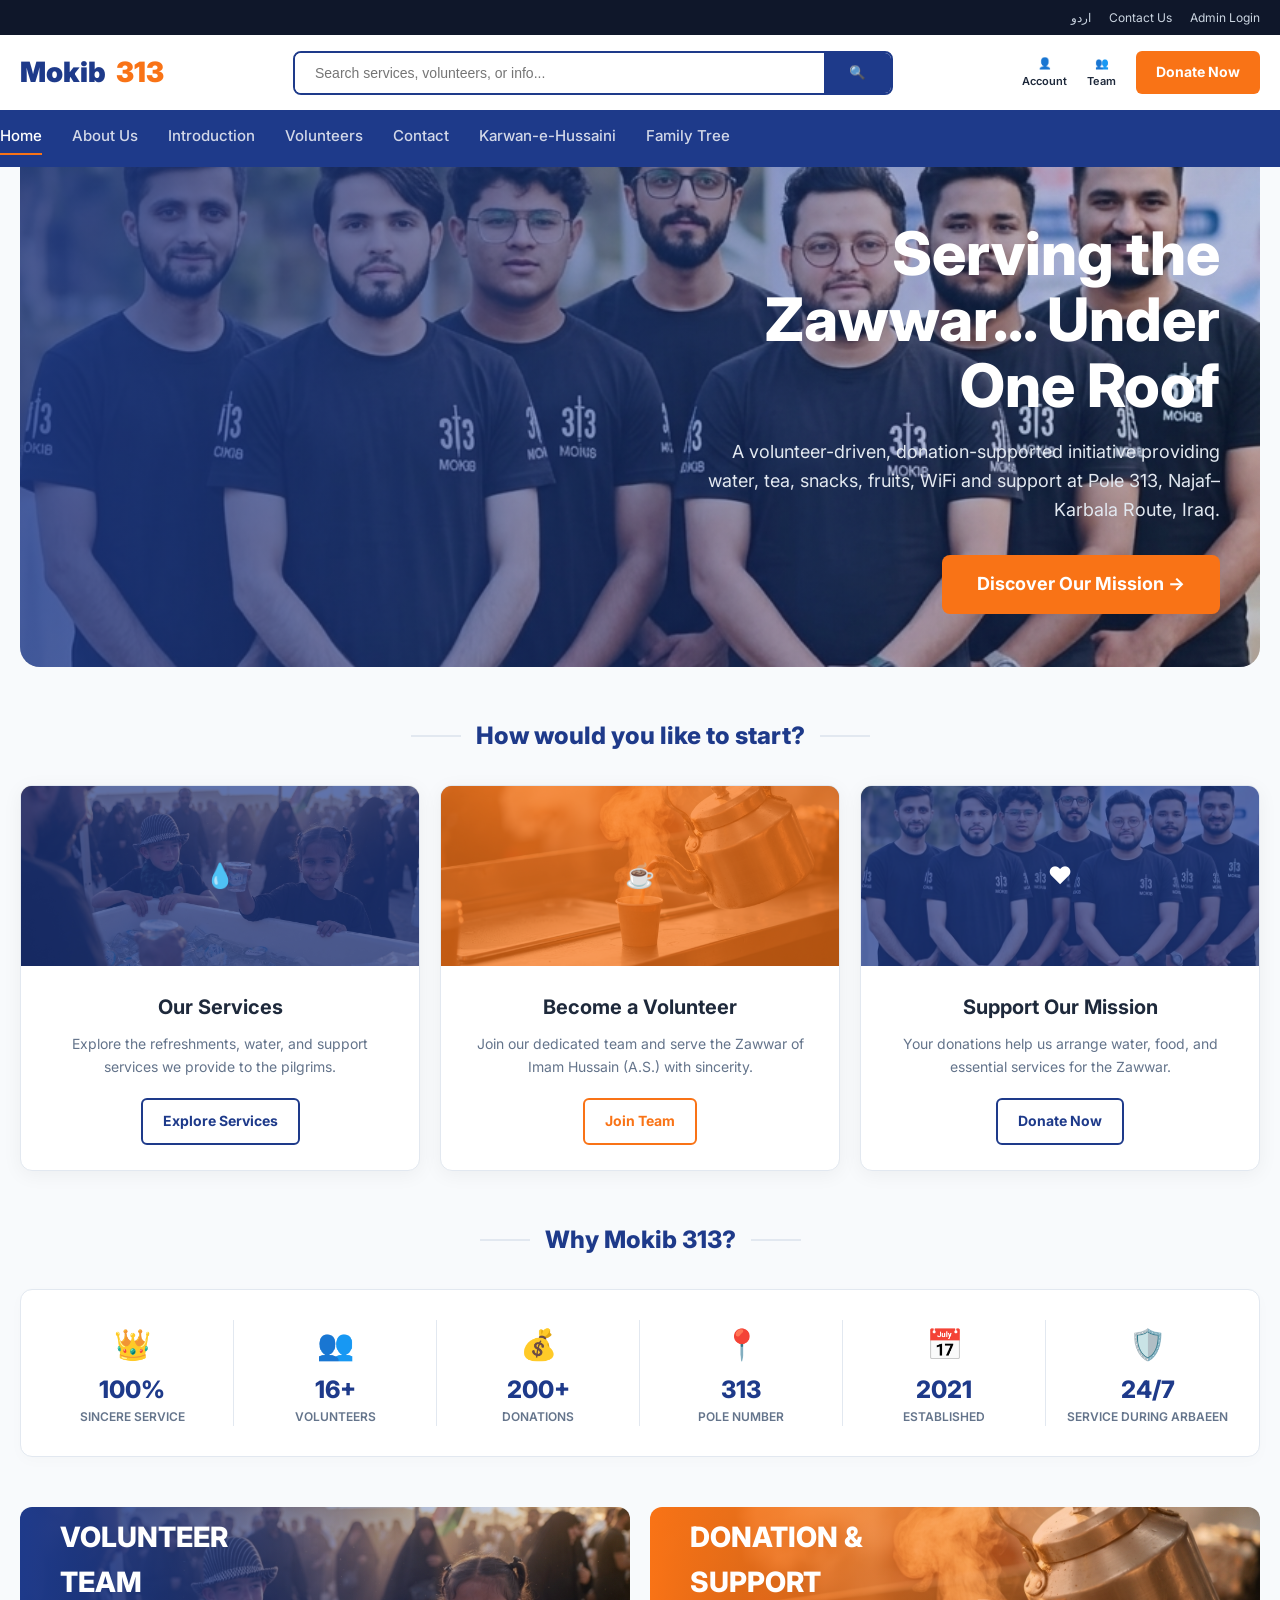
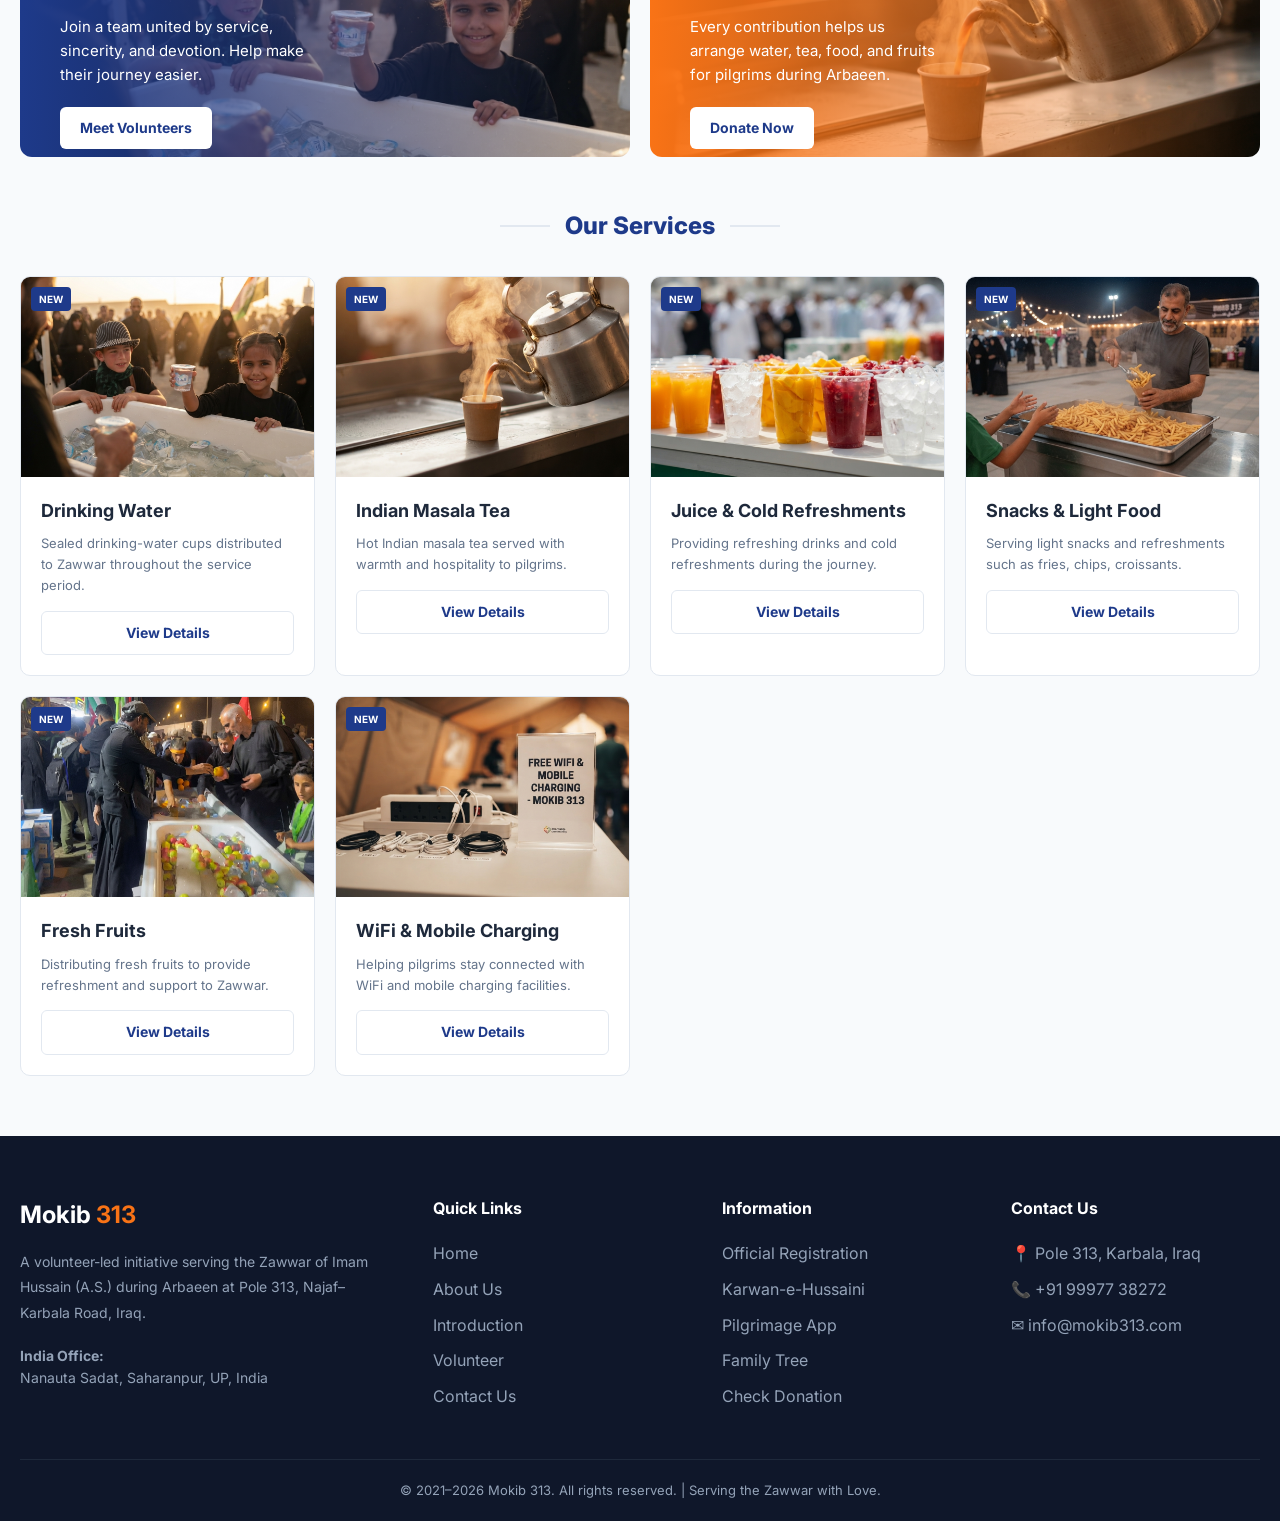
<file: index.html>
<!DOCTYPE html>
<html lang="en">
<head>
<meta charset="UTF-8">
<meta name="viewport" content="width=device-width, initial-scale=1.0">
<title>Mokib 313 | Serving Zawwar of Imam Hussain (A.S.)</title>
<link href="https://fonts.googleapis.com/css2?family=Inter:wght@400;500;600;700;800;900&display=swap" rel="stylesheet">
<link rel="stylesheet" href="styles.css">
</head>
<body>

<!-- TOP BAR -->
<div class="top-bar">
  <div class="container">
    <a href="?lang=ur">اردو</a>
    <a href="contact.html">Contact Us</a>
    <a href="https://mokib313.com/wp-admin" target="_blank">Admin Login</a>
  </div>
</div>

<!-- MAIN HEADER -->
<header class="main-header">
  <div class="container header-inner">
    <a href="index.html" class="logo">Mokib <span>313</span></a>
    
    <div class="search-bar">
      <input type="text" placeholder="Search services, volunteers, or info...">
      <button>🔍</button>
    </div>

    <div class="header-icons">
      <a href="contact.html" style="display:flex;flex-direction:column;align-items:center;font-size:11px;">👤<span>Account</span></a>
      <a href="volunteer.html" style="display:flex;flex-direction:column;align-items:center;font-size:11px;">👥<span>Team</span></a>
      <a href="https://mokib313.com/donate/" class="btn-donate-top">Donate Now</a>
    </div>
  </div>
</header>

<!-- NAVIGATION -->
<nav class="main-nav-bar">
  <div class="container nav-inner">
    <a href="index.html" class="active">Home</a>
    <a href="about.html">About Us</a>
    <a href="intro.html">Introduction</a>
    <a href="volunteer.html">Volunteers</a>
    <a href="contact.html">Contact</a>
    <a href="https://mokib313.com/karwan-e-hussaini/" target="_blank">Karwan-e-Hussaini</a>
    <a href="family.html">Family Tree</a>
  </div>
</nav>

<!-- HERO SECTION -->
<section class="container">
  <div class="hero">
    <div class="hero-content">
      <h1>Serving the Zawwar... Under One Roof</h1>
      <p>A volunteer-driven, donation-supported initiative providing water, tea, snacks, fruits, WiFi and support at Pole 313, Najaf–Karbala Route, Iraq.</p>
      <a href="about.html" class="btn-primary">Discover Our Mission →</a>
    </div>
  </div>
</section>

<!-- SECTION 1: 3 ACTION CARDS -->
<section class="container">
  <h2 class="section-title">How would you like to start?</h2>
  <div class="action-cards">
    
    <div class="action-card">
      <div class="action-card-img" style="background: url('images/water.jpeg') center/cover;">
        <div style="background:rgba(30,58,138,0.7); width:100%; height:100%; display:flex; align-items:center; justify-content:center; font-size:24px;">💧</div>
      </div>
      <div class="action-card-body">
        <h3>Our Services</h3>
        <p>Explore the refreshments, water, and support services we provide to the pilgrims.</p>
        <a href="#services" class="btn-outline">Explore Services</a>
      </div>
    </div>

    <div class="action-card">
      <div class="action-card-img" style="background: url('images/tea.jpeg') center/cover;">
        <div style="background:rgba(249,115,22,0.7); width:100%; height:100%; display:flex; align-items:center; justify-content:center; font-size:24px;">☕</div>
      </div>
      <div class="action-card-body">
        <h3>Become a Volunteer</h3>
        <p>Join our dedicated team and serve the Zawwar of Imam Hussain (A.S.) with sincerity.</p>
        <a href="volunteer.html" class="btn-outline" style="border-color:var(--accent); color:var(--accent);">Join Team</a>
      </div>
    </div>

    <div class="action-card">
      <div class="action-card-img" style="background: url('images/banner.png') center/cover;">
        <div style="background:rgba(30,58,138,0.7); width:100%; height:100%; display:flex; align-items:center; justify-content:center; font-size:24px;">❤️</div>
      </div>
      <div class="action-card-body">
        <h3>Support Our Mission</h3>
        <p>Your donations help us arrange water, food, and essential services for the Zawwar.</p>
        <a href="https://mokib313.com/donate/" class="btn-outline">Donate Now</a>
      </div>
    </div>

  </div>
</section>

<!-- SECTION 2: STATS (Why Mokib) -->
<section class="container">
  <h2 class="section-title">Why Mokib 313?</h2>
  <div class="stats-box">
    <div class="stat-item">
      <div class="stat-icon">👑</div>
      <div class="stat-number">100%</div>
      <div class="stat-label">Sincere Service</div>
    </div>
    <div class="stat-item">
      <div class="stat-icon">👥</div>
      <div class="stat-number">16+</div>
      <div class="stat-label">Volunteers</div>
    </div>
    <div class="stat-item">
      <div class="stat-icon">💰</div>
      <div class="stat-number">200+</div>
      <div class="stat-label">Donations</div>
    </div>
    <div class="stat-item">
      <div class="stat-icon">📍</div>
      <div class="stat-number">313</div>
      <div class="stat-label">Pole Number</div>
    </div>
    <div class="stat-item">
      <div class="stat-icon">📅</div>
      <div class="stat-number">2021</div>
      <div class="stat-label">Established</div>
    </div>
    <div class="stat-item">
      <div class="stat-icon">🛡️</div>
      <div class="stat-number">24/7</div>
      <div class="stat-label">Service during Arbaeen</div>
    </div>
  </div>
</section>

<!-- SECTION 3: 2 PROMO BANNERS -->
<section class="container">
  <div class="promo-banners">
    
    <div class="promo-banner promo-1">
      <h3>VOLUNTEER TEAM</h3>
      <p>Join a team united by service, sincerity, and devotion. Help make their journey easier.</p>
      <a href="volunteer.html" class="btn-white">Meet Volunteers</a>
    </div>

    <div class="promo-banner promo-2">
      <h3>DONATION & SUPPORT</h3>
      <p>Every contribution helps us arrange water, tea, food, and fruits for pilgrims during Arbaeen.</p>
      <a href="https://mokib313.com/donate/" class="btn-white">Donate Now</a>
    </div>

  </div>
</section>

<!-- SECTION 4: SERVICES GRID -->
<section class="container" id="services">
  <h2 class="section-title">Our Services</h2>
  <div class="services-grid">
    
    <div class="service-card">
      <div class="service-badge">NEW</div>
      <div class="service-img" style="background:url('images/water.jpeg') center/cover;"></div>
      <div class="service-info">
        <h3>Drinking Water</h3>
        <p>Sealed drinking-water cups distributed to Zawwar throughout the service period.</p>
        <a href="about.html" class="service-btn">View Details</a>
      </div>
    </div>

    <div class="service-card">
      <div class="service-badge">NEW</div>
      <div class="service-img" style="background:url('images/tea.jpeg') center/cover;"></div>
      <div class="service-info">
        <h3>Indian Masala Tea</h3>
        <p>Hot Indian masala tea served with warmth and hospitality to pilgrims.</p>
        <a href="about.html" class="service-btn">View Details</a>
      </div>
    </div>

    <div class="service-card">
      <div class="service-badge">NEW</div>
      <div class="service-img" style="background:url('images/juice.jpeg') center/cover;"></div>
      <div class="service-info">
        <h3>Juice & Cold Refreshments</h3>
        <p>Providing refreshing drinks and cold refreshments during the journey.</p>
        <a href="about.html" class="service-btn">View Details</a>
      </div>
    </div>

    <div class="service-card">
      <div class="service-badge">NEW</div>
      <div class="service-img" style="background:url('images/snacks.jpeg') center/cover;"></div>
      <div class="service-info">
        <h3>Snacks & Light Food</h3>
        <p>Serving light snacks and refreshments such as fries, chips, croissants.</p>
        <a href="about.html" class="service-btn">View Details</a>
      </div>
    </div>

    <div class="service-card">
      <div class="service-badge">NEW</div>
      <div class="service-img" style="background:url('images/fruits.jpeg') center/cover;"></div>
      <div class="service-info">
        <h3>Fresh Fruits</h3>
        <p>Distributing fresh fruits to provide refreshment and support to Zawwar.</p>
        <a href="about.html" class="service-btn">View Details</a>
      </div>
    </div>

    <div class="service-card">
      <div class="service-badge">NEW</div>
      <div class="service-img" style="background:url('images/wifi.jpeg') center/cover;"></div>
      <div class="service-info">
        <h3>WiFi & Mobile Charging</h3>
        <p>Helping pilgrims stay connected with WiFi and mobile charging facilities.</p>
        <a href="about.html" class="service-btn">View Details</a>
      </div>
    </div>

  </div>
</section>

<!-- FOOTER -->
<footer class="site-footer">
  <div class="container">
    <div class="footer-grid">
      <div class="footer-col">
        <h3 style="color:white; font-size:24px; margin-bottom:15px;">Mokib <span style="color:var(--accent);">313</span></h3>
        <p style="font-size:14px; line-height:1.8; margin-bottom:20px;">A volunteer-led initiative serving the Zawwar of Imam Hussain (A.S.) during Arbaeen at Pole 313, Najaf–Karbala Road, Iraq.</p>
        <p style="font-size:14px;"><strong>India Office:</strong><br>Nanauta Sadat, Saharanpur, UP, India</p>
      </div>
      <div class="footer-col">
        <h4>Quick Links</h4>
        <ul>
          <li><a href="index.html">Home</a></li>
          <li><a href="about.html">About Us</a></li>
          <li><a href="intro.html">Introduction</a></li>
          <li><a href="volunteer.html">Volunteer</a></li>
          <li><a href="contact.html">Contact Us</a></li>
        </ul>
      </div>
      <div class="footer-col">
        <h4>Information</h4>
        <ul>
          <li><a href="https://mokib313.com/registration-page/">Official Registration</a></li>
          <li><a href="https://mokib313.com/karwan-e-hussaini/">Karwan-e-Hussaini</a></li>
          <li><a href="https://mokib313.com/pilgrimage-application/">Pilgrimage App</a></li>
          <li><a href="https://mokib313.com/family-tree/">Family Tree</a></li>
          <li><a href="https://mokib313.com/donation-search/">Check Donation</a></li>
        </ul>
      </div>
      <div class="footer-col">
        <h4>Contact Us</h4>
        <ul>
          <li>📍 Pole 313, Karbala, Iraq</li>
          <li>📞 <a href="tel:+919997738272">+91 99977 38272</a></li>
          <li>✉ <a href="mailto:info@mokib313.com">info@mokib313.com</a></li>
        </ul>
      </div>
    </div>
    <div class="footer-bottom">
      <p>© 2021–2026 Mokib 313. All rights reserved. | Serving the Zawwar with Love.</p>
    </div>
  </div>
</footer>

</body>
</html>
</file>
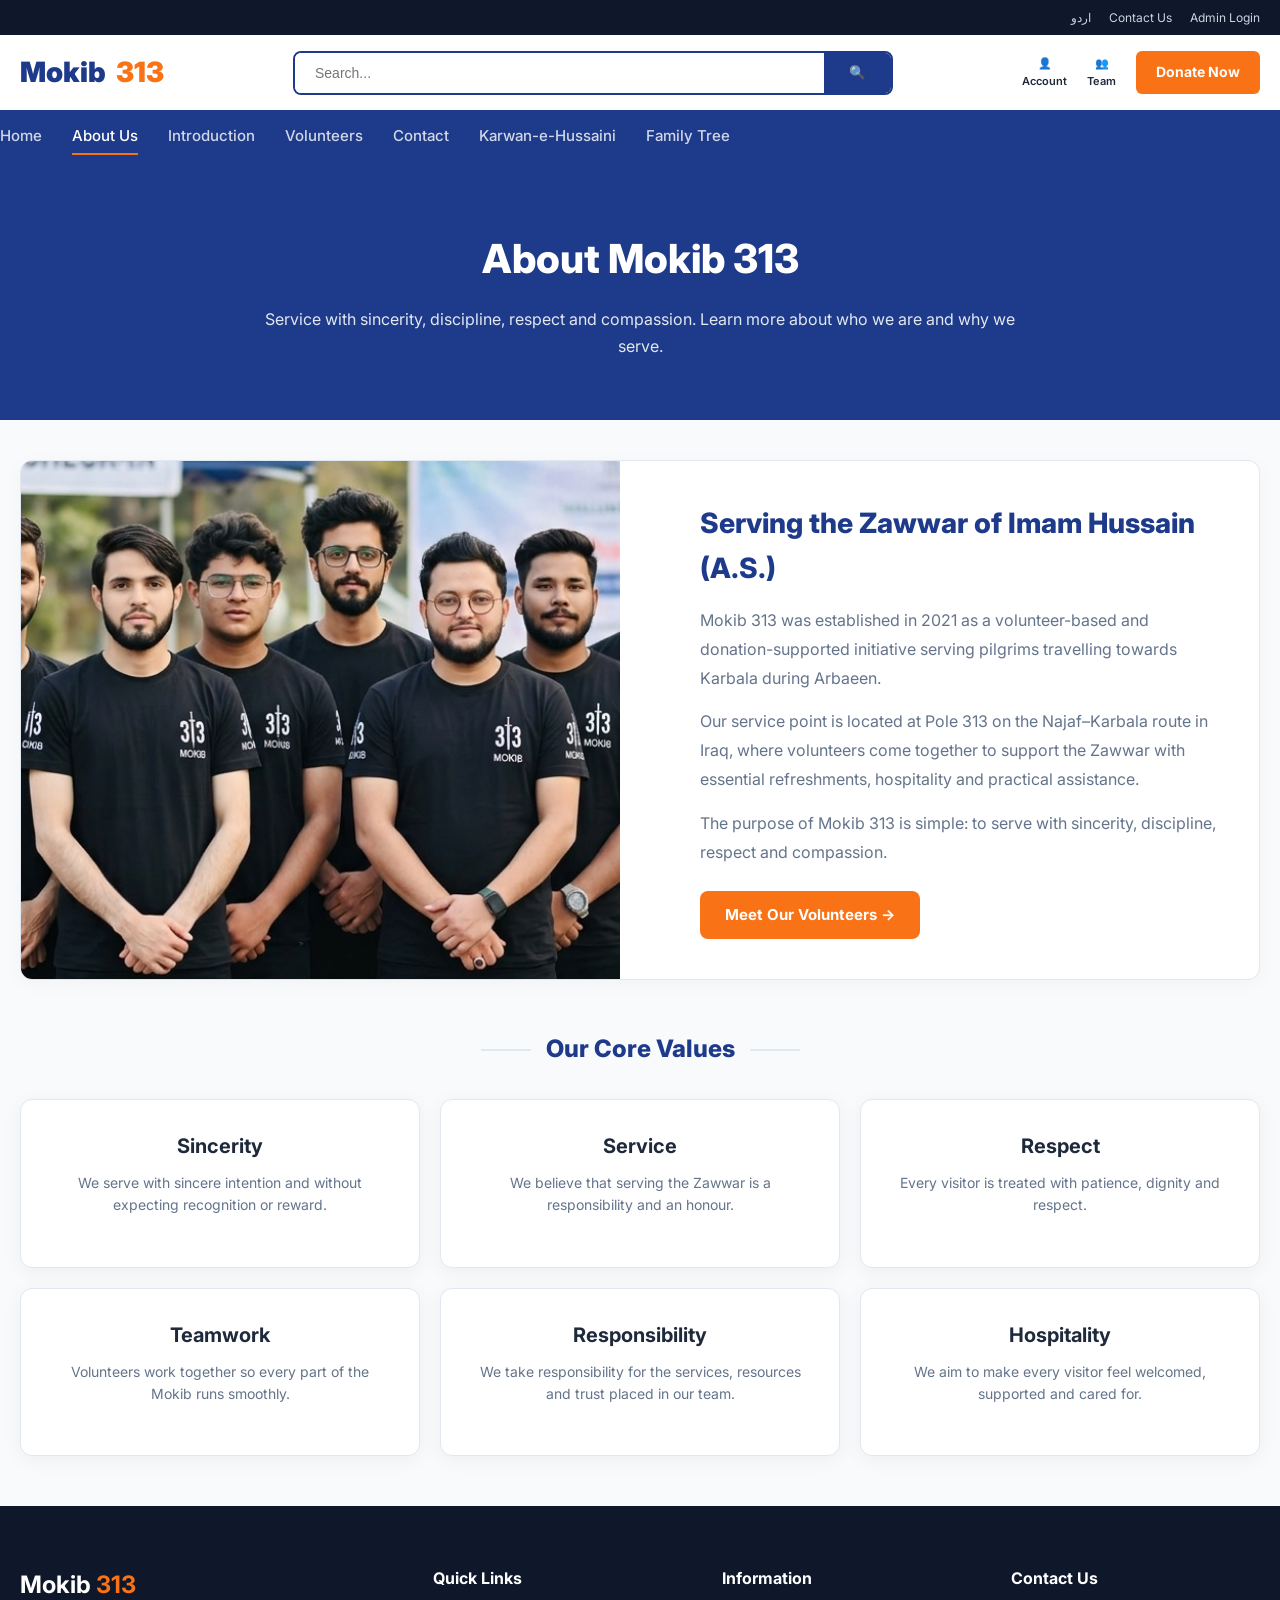
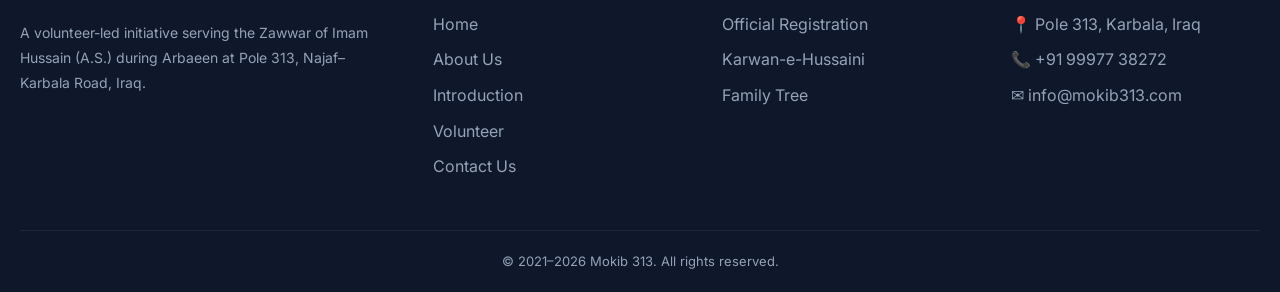
<file: about.html>
<!DOCTYPE html>
<html lang="en">
<head>
<meta charset="UTF-8">
<meta name="viewport" content="width=device-width, initial-scale=1.0">
<title>About Us | Mokib 313</title>
<link href="https://fonts.googleapis.com/css2?family=Inter:wght@400;500;600;700;800;900&display=swap" rel="stylesheet">
<link rel="stylesheet" href="styles.css">
</head>
<body>

<!-- TOP BAR -->
<div class="top-bar">
  <div class="container">
    <a href="?lang=ur">اردو</a>
    <a href="contact.html">Contact Us</a>
    <a href="https://mokib313.com/wp-admin" target="_blank">Admin Login</a>
  </div>
</div>

<!-- MAIN HEADER -->
<header class="main-header">
  <div class="container header-inner">
    <a href="index.html" class="logo">Mokib <span>313</span></a>
    <div class="search-bar">
      <input type="text" placeholder="Search...">
      <button>🔍</button>
    </div>
    <div class="header-icons">
      <a href="contact.html" style="display:flex;flex-direction:column;align-items:center;font-size:11px;">👤<span>Account</span></a>
      <a href="volunteer.html" style="display:flex;flex-direction:column;align-items:center;font-size:11px;">👥<span>Team</span></a>
      <a href="https://mokib313.com/donate/" class="btn-donate-top">Donate Now</a>
    </div>
  </div>
</header>

<!-- NAVIGATION -->
<nav class="main-nav-bar">
  <div class="container nav-inner">
    <a href="index.html">Home</a>
    <a href="about.html" class="active">About Us</a>
    <a href="intro.html">Introduction</a>
    <a href="volunteer.html">Volunteers</a>
    <a href="contact.html">Contact</a>
    <a href="https://mokib313.com/karwan-e-hussaini/" target="_blank">Karwan-e-Hussaini</a>
    <a href="family.html">Family Tree</a>
  </div>
</nav>

<!-- PAGE HERO -->
<section style="background:var(--primary); padding:60px 0; text-align:center; color:white; margin-bottom:40px;">
  <div class="container">
    <h1 style="font-size:40px; margin-bottom:15px; font-weight:800;">About Mokib 313</h1>
    <p style="font-size:16px; color:#e2e8f0; max-width:750px; margin:0 auto; line-height:1.7;">
      Service with sincerity, discipline, respect and compassion. Learn more about who we are and why we serve.
    </p>
  </div>
</section>

<!-- WHO WE ARE -->
<section class="container" style="margin-bottom: 50px;">
  <div style="display: grid; grid-template-columns: 1fr 1fr; gap: 40px; align-items: center; background: white; border-radius: 12px; overflow: hidden; border: 1px solid var(--border); box-shadow: 0 4px 20px rgba(0,0,0,0.03);">
    
    <div style="height: 100%; min-height: 400px; background: url('images/banner.png') center/cover;"></div>

    <div style="padding: 40px;">
      <h2 style="font-size:28px; color:var(--primary); margin-bottom:15px; font-weight:800;">Serving the Zawwar of Imam Hussain (A.S.)</h2>
      <p style="font-size:16px; color:var(--ink-soft); margin-bottom:15px; line-height:1.8;">
        Mokib 313 was established in 2021 as a volunteer-based and donation-supported initiative serving pilgrims travelling towards Karbala during Arbaeen.
      </p>
      <p style="font-size:16px; color:var(--ink-soft); margin-bottom:15px; line-height:1.8;">
        Our service point is located at Pole 313 on the Najaf–Karbala route in Iraq, where volunteers come together to support the Zawwar with essential refreshments, hospitality and practical assistance.
      </p>
      <p style="font-size:16px; color:var(--ink-soft); margin-bottom:25px; line-height:1.8;">
        The purpose of Mokib 313 is simple: to serve with sincerity, discipline, respect and compassion.
      </p>
      <a href="volunteer.html" class="btn-primary" style="padding:12px 25px; font-size:15px;">Meet Our Volunteers →</a>
    </div>

  </div>
</section>

<!-- OUR CORE VALUES -->
<section class="container" style="margin-bottom: 50px;">
  <h2 class="section-title">Our Core Values</h2>
  <div class="action-cards">
    
    <div class="action-card">
      <div class="action-card-body" style="padding: 30px;">
        <h3>Sincerity</h3>
        <p>We serve with sincere intention and without expecting recognition or reward.</p>
      </div>
    </div>

    <div class="action-card">
      <div class="action-card-body" style="padding: 30px;">
        <h3>Service</h3>
        <p>We believe that serving the Zawwar is a responsibility and an honour.</p>
      </div>
    </div>

    <div class="action-card">
      <div class="action-card-body" style="padding: 30px;">
        <h3>Respect</h3>
        <p>Every visitor is treated with patience, dignity and respect.</p>
      </div>
    </div>

    <div class="action-card">
      <div class="action-card-body" style="padding: 30px;">
        <h3>Teamwork</h3>
        <p>Volunteers work together so every part of the Mokib runs smoothly.</p>
      </div>
    </div>

    <div class="action-card">
      <div class="action-card-body" style="padding: 30px;">
        <h3>Responsibility</h3>
        <p>We take responsibility for the services, resources and trust placed in our team.</p>
      </div>
    </div>

    <div class="action-card">
      <div class="action-card-body" style="padding: 30px;">
        <h3>Hospitality</h3>
        <p>We aim to make every visitor feel welcomed, supported and cared for.</p>
      </div>
    </div>

  </div>
</section>

<!-- FOOTER -->
<footer class="site-footer">
  <div class="container">
    <div class="footer-grid">
      <div class="footer-col">
        <h3 style="color:white; font-size:24px; margin-bottom:15px;">Mokib <span style="color:var(--accent);">313</span></h3>
        <p style="font-size:14px; line-height:1.8; margin-bottom:20px;">A volunteer-led initiative serving the Zawwar of Imam Hussain (A.S.) during Arbaeen at Pole 313, Najaf–Karbala Road, Iraq.</p>
      </div>
      <div class="footer-col">
        <h4>Quick Links</h4>
        <ul>
          <li><a href="index.html">Home</a></li>
          <li><a href="about.html">About Us</a></li>
          <li><a href="intro.html">Introduction</a></li>
          <li><a href="volunteer.html">Volunteer</a></li>
          <li><a href="contact.html">Contact Us</a></li>
        </ul>
      </div>
      <div class="footer-col">
        <h4>Information</h4>
        <ul>
          <li><a href="https://mokib313.com/registration-page/">Official Registration</a></li>
          <li><a href="https://mokib313.com/karwan-e-hussaini/">Karwan-e-Hussaini</a></li>
          <li><a href="https://mokib313.com/family-tree/">Family Tree</a></li>
        </ul>
      </div>
      <div class="footer-col">
        <h4>Contact Us</h4>
        <ul>
          <li>📍 Pole 313, Karbala, Iraq</li>
          <li>📞 <a href="tel:+919997738272">+91 99977 38272</a></li>
          <li>✉ <a href="mailto:info@mokib313.com">info@mokib313.com</a></li>
        </ul>
      </div>
    </div>
    <div class="footer-bottom">
      <p>© 2021–2026 Mokib 313. All rights reserved.</p>
    </div>
  </div>
</footer>

</body>
</html>
</file>
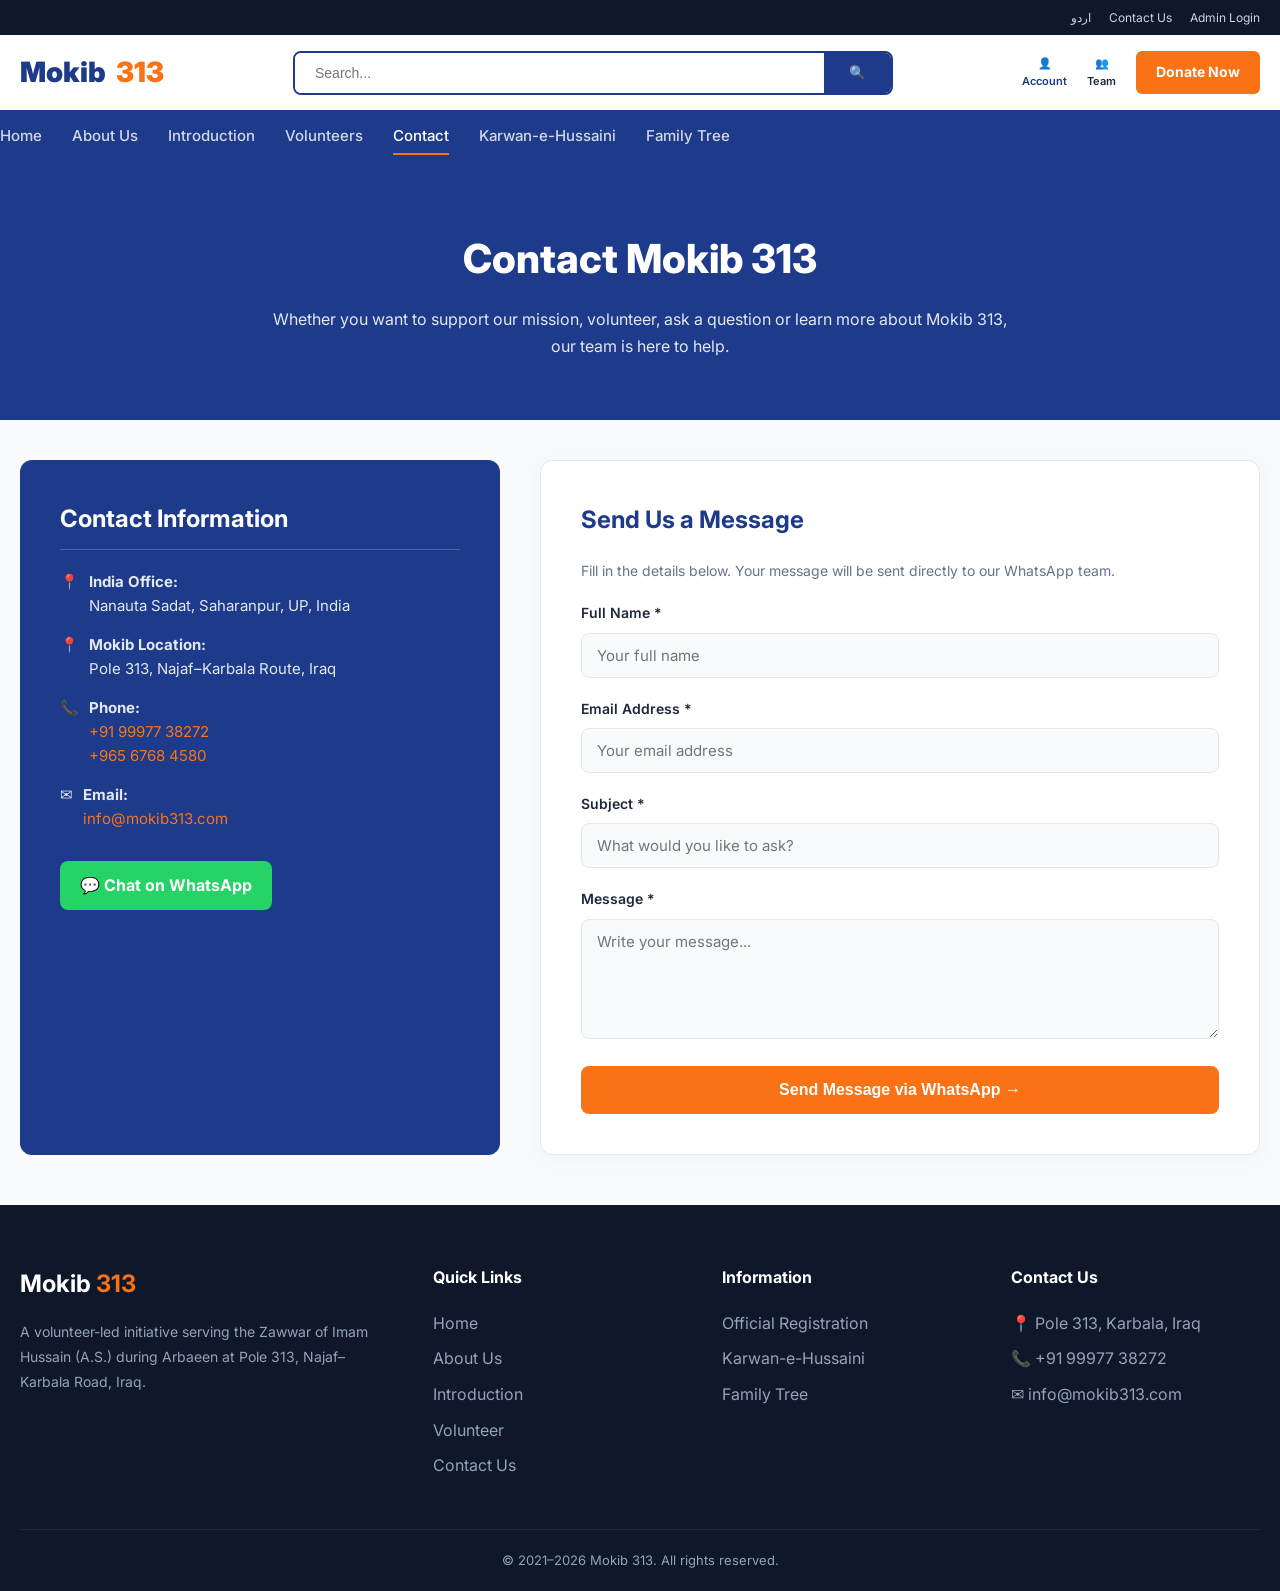
<file: contact.html>
<!DOCTYPE html>
<html lang="en">
<head>
<meta charset="UTF-8">
<meta name="viewport" content="width=device-width, initial-scale=1.0">
<title>Contact Us | Mokib 313</title>
<link href="https://fonts.googleapis.com/css2?family=Inter:wght@400;500;600;700;800;900&display=swap" rel="stylesheet">
<link rel="stylesheet" href="styles.css">
<style>
  /* Contact Page specific */
  .contact-wrapper { display: grid; grid-template-columns: 1fr 1.5fr; gap: 40px; margin-bottom: 50px; }
  .contact-info-box { background: var(--primary); color: white; padding: 40px; border-radius: 12px; }
  .contact-info-box h3 { font-size: 24px; margin-bottom: 20px; border-bottom: 1px solid rgba(255,255,255,0.2); padding-bottom: 10px; }
  .contact-info-box p { margin-bottom: 15px; font-size: 15px; line-height: 1.6; color: #e2e8f0; display: flex; align-items: flex-start; gap: 10px; }
  .contact-form-box { background: white; padding: 40px; border-radius: 12px; border: 1px solid var(--border); box-shadow: 0 4px 20px rgba(0,0,0,0.03); }
  .contact-form-box h3 { font-size: 24px; margin-bottom: 20px; color: var(--primary); }
  .form-group { margin-bottom: 20px; }
  .form-group label { display: block; font-size: 14px; font-weight: 600; margin-bottom: 8px; color: var(--ink); }
  .form-group input, .form-group textarea { width: 100%; padding: 12px 15px; border: 1px solid var(--border); border-radius: 8px; font-family: inherit; font-size: 15px; background: var(--bg); transition: 0.2s; }
  .form-group input:focus, .form-group textarea:focus { outline: none; border-color: var(--primary); background: white; }
  .form-group textarea { min-height: 120px; resize: vertical; }
  @media(max-width:768px) { .contact-wrapper { grid-template-columns: 1fr; } }
</style>
</head>
<body>

<!-- TOP BAR -->
<div class="top-bar">
  <div class="container">
    <a href="?lang=ur">اردو</a>
    <a href="contact.html">Contact Us</a>
    <a href="https://mokib313.com/wp-admin" target="_blank">Admin Login</a>
  </div>
</div>

<!-- MAIN HEADER -->
<header class="main-header">
  <div class="container header-inner">
    <a href="index.html" class="logo">Mokib <span>313</span></a>
    <div class="search-bar">
      <input type="text" placeholder="Search...">
      <button>🔍</button>
    </div>
    <div class="header-icons">
      <a href="contact.html" style="display:flex;flex-direction:column;align-items:center;font-size:11px;color:var(--primary);">👤<span>Account</span></a>
      <a href="volunteer.html" style="display:flex;flex-direction:column;align-items:center;font-size:11px;">👥<span>Team</span></a>
      <a href="https://mokib313.com/donate/" class="btn-donate-top">Donate Now</a>
    </div>
  </div>
</header>

<!-- NAVIGATION -->
<nav class="main-nav-bar">
  <div class="container nav-inner">
    <a href="index.html">Home</a>
    <a href="about.html">About Us</a>
    <a href="intro.html">Introduction</a>
    <a href="volunteer.html">Volunteers</a>
    <a href="contact.html" class="active">Contact</a>
    <a href="https://mokib313.com/karwan-e-hussaini/" target="_blank">Karwan-e-Hussaini</a>
    <a href="family.html">Family Tree</a>
  </div>
</nav>

<!-- PAGE HERO -->
<section style="background:var(--primary); padding:60px 0; text-align:center; color:white; margin-bottom:40px;">
  <div class="container">
    <h1 style="font-size:40px; margin-bottom:15px; font-weight:800;">Contact Mokib 313</h1>
    <p style="font-size:16px; color:#e2e8f0; max-width:750px; margin:0 auto; line-height:1.7;">
      Whether you want to support our mission, volunteer, ask a question or learn more about Mokib 313, our team is here to help.
    </p>
  </div>
</section>

<!-- CONTACT GRID -->
<section class="container">
  <div class="contact-wrapper">
    
    <!-- INFO -->
    <div class="contact-info-box">
      <h3>Contact Information</h3>
      <p>📍 <span><strong>India Office:</strong><br>Nanauta Sadat, Saharanpur, UP, India</span></p>
      <p>📍 <span><strong>Mokib Location:</strong><br>Pole 313, Najaf–Karbala Route, Iraq</span></p>
      <p>📞 <span><strong>Phone:</strong><br><a href="tel:+919997738272" style="color:var(--accent);">+91 99977 38272</a><br><a href="tel:+96567684580" style="color:var(--accent);">+965 6768 4580</a></span></p>
      <p>✉ <span><strong>Email:</strong><br><a href="mailto:info@mokib313.com" style="color:var(--accent);">info@mokib313.com</a></span></p>
      
      <div style="margin-top: 30px;">
        <a href="https://wa.me/919997738272" target="_blank" style="display:inline-flex; align-items:center; gap:8px; background:#25D366; color:white; padding:12px 20px; border-radius:8px; font-weight:bold; text-decoration:none;">
          💬 Chat on WhatsApp
        </a>
      </div>
    </div>

    <!-- FORM -->
    <div class="contact-form-box">
      <h3>Send Us a Message</h3>
      <p style="font-size:14px; color:var(--ink-soft); margin-bottom:20px;">Fill in the details below. Your message will be sent directly to our WhatsApp team.</p>
      
      <form onsubmit="return m313SendContact(event)">
        <div class="form-group">
          <label>Full Name *</label>
          <input id="m313-name" type="text" placeholder="Your full name" required>
        </div>
        <div class="form-group">
          <label>Email Address *</label>
          <input id="m313-email" type="email" placeholder="Your email address" required>
        </div>
        <div class="form-group">
          <label>Subject *</label>
          <input id="m313-subject" type="text" placeholder="What would you like to ask?" required>
        </div>
        <div class="form-group">
          <label>Message *</label>
          <textarea id="m313-message" placeholder="Write your message..." required></textarea>
        </div>
        <button type="submit" class="btn-primary" style="width:100%; border:none; cursor:pointer; padding:15px; font-size:16px;">Send Message via WhatsApp →</button>
      </form>
    </div>

  </div>
</section>

<!-- FOOTER -->
<footer class="site-footer">
  <div class="container">
    <div class="footer-grid">
      <div class="footer-col">
        <h3 style="color:white; font-size:24px; margin-bottom:15px;">Mokib <span style="color:var(--accent);">313</span></h3>
        <p style="font-size:14px; line-height:1.8; margin-bottom:20px;">A volunteer-led initiative serving the Zawwar of Imam Hussain (A.S.) during Arbaeen at Pole 313, Najaf–Karbala Road, Iraq.</p>
      </div>
      <div class="footer-col">
        <h4>Quick Links</h4>
        <ul>
          <li><a href="index.html">Home</a></li>
          <li><a href="about.html">About Us</a></li>
          <li><a href="intro.html">Introduction</a></li>
          <li><a href="volunteer.html">Volunteer</a></li>
          <li><a href="contact.html">Contact Us</a></li>
        </ul>
      </div>
      <div class="footer-col">
        <h4>Information</h4>
        <ul>
          <li><a href="https://mokib313.com/registration-page/">Official Registration</a></li>
          <li><a href="https://mokib313.com/karwan-e-hussaini/">Karwan-e-Hussaini</a></li>
          <li><a href="https://mokib313.com/family-tree/">Family Tree</a></li>
        </ul>
      </div>
      <div class="footer-col">
        <h4>Contact Us</h4>
        <ul>
          <li>📍 Pole 313, Karbala, Iraq</li>
          <li>📞 <a href="tel:+919997738272">+91 99977 38272</a></li>
          <li>✉ <a href="mailto:info@mokib313.com">info@mokib313.com</a></li>
        </ul>
      </div>
    </div>
    <div class="footer-bottom">
      <p>© 2021–2026 Mokib 313. All rights reserved.</p>
    </div>
  </div>
</footer>

<script>
function m313SendContact(event){
  event.preventDefault();
  const name = document.getElementById("m313-name").value.trim();
  const email = document.getElementById("m313-email").value.trim();
  const subject = document.getElementById("m313-subject").value.trim();
  const message = document.getElementById("m313-message").value.trim();
  const whatsappNumber = "96567684580";
  const whatsappText =
    "Mokib 313 Contact Enquiry\n\n" +
    "Name: " + name + "\n" +
    "Email: " + email + "\n" +
    "Subject: " + subject + "\n\n" +
    "Message:\n" + message;
  const whatsappURL = "https://wa.me/" + whatsappNumber + "?text=" + encodeURIComponent(whatsappText);
  window.open(whatsappURL, "_blank");
  return false;
}
</script>

</body>
</html>
</file>
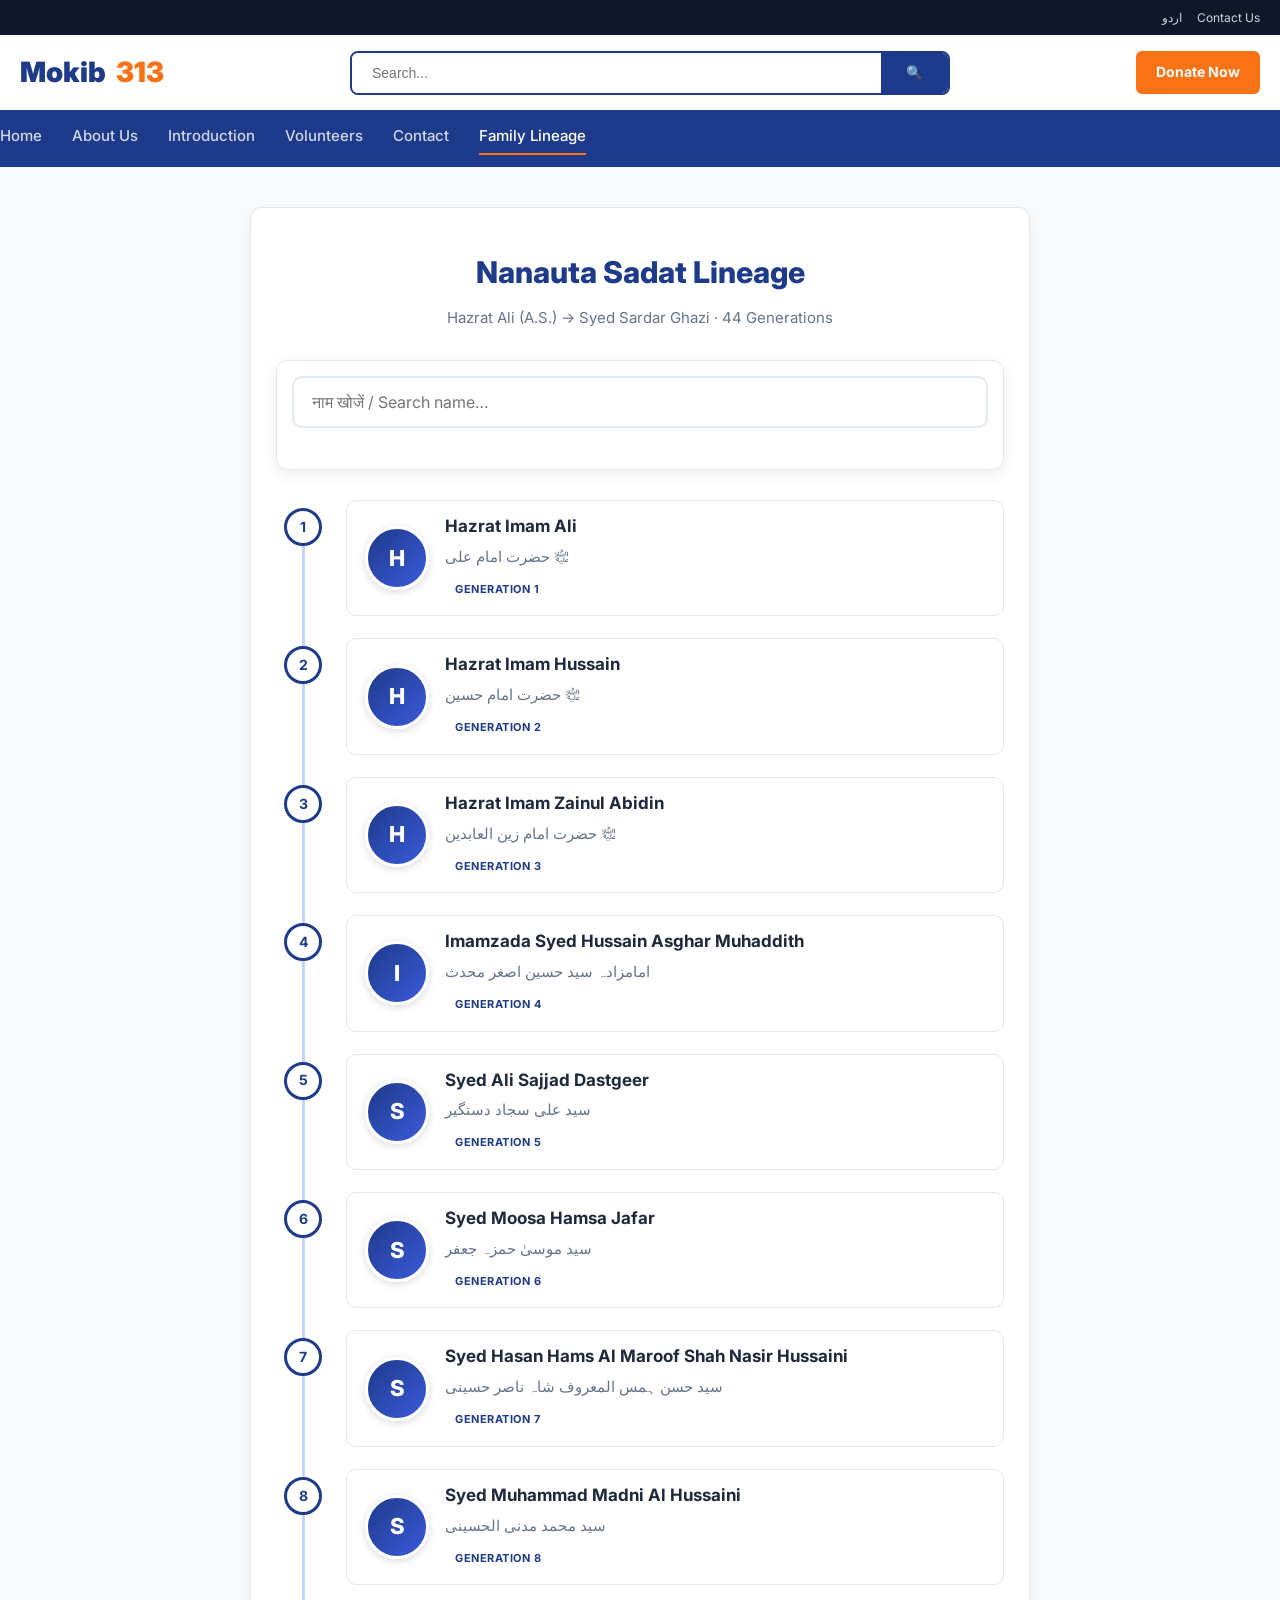
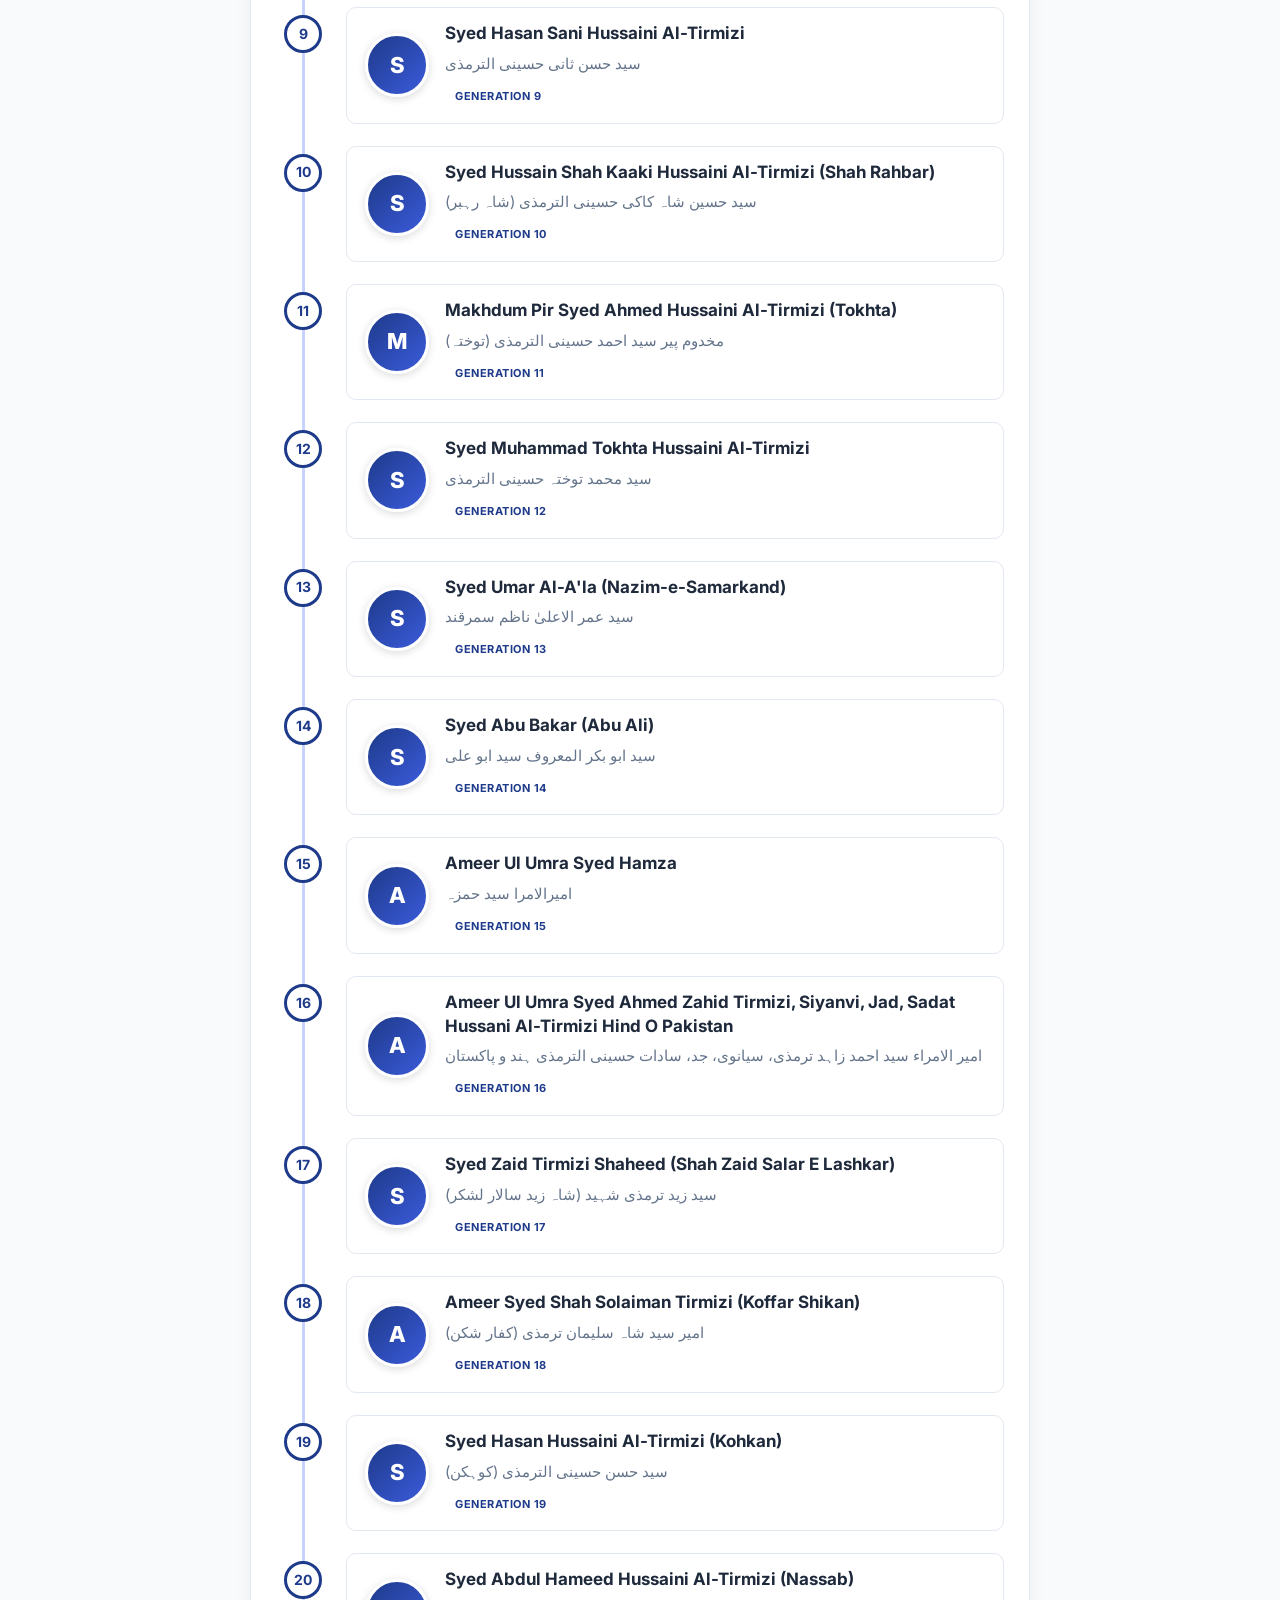
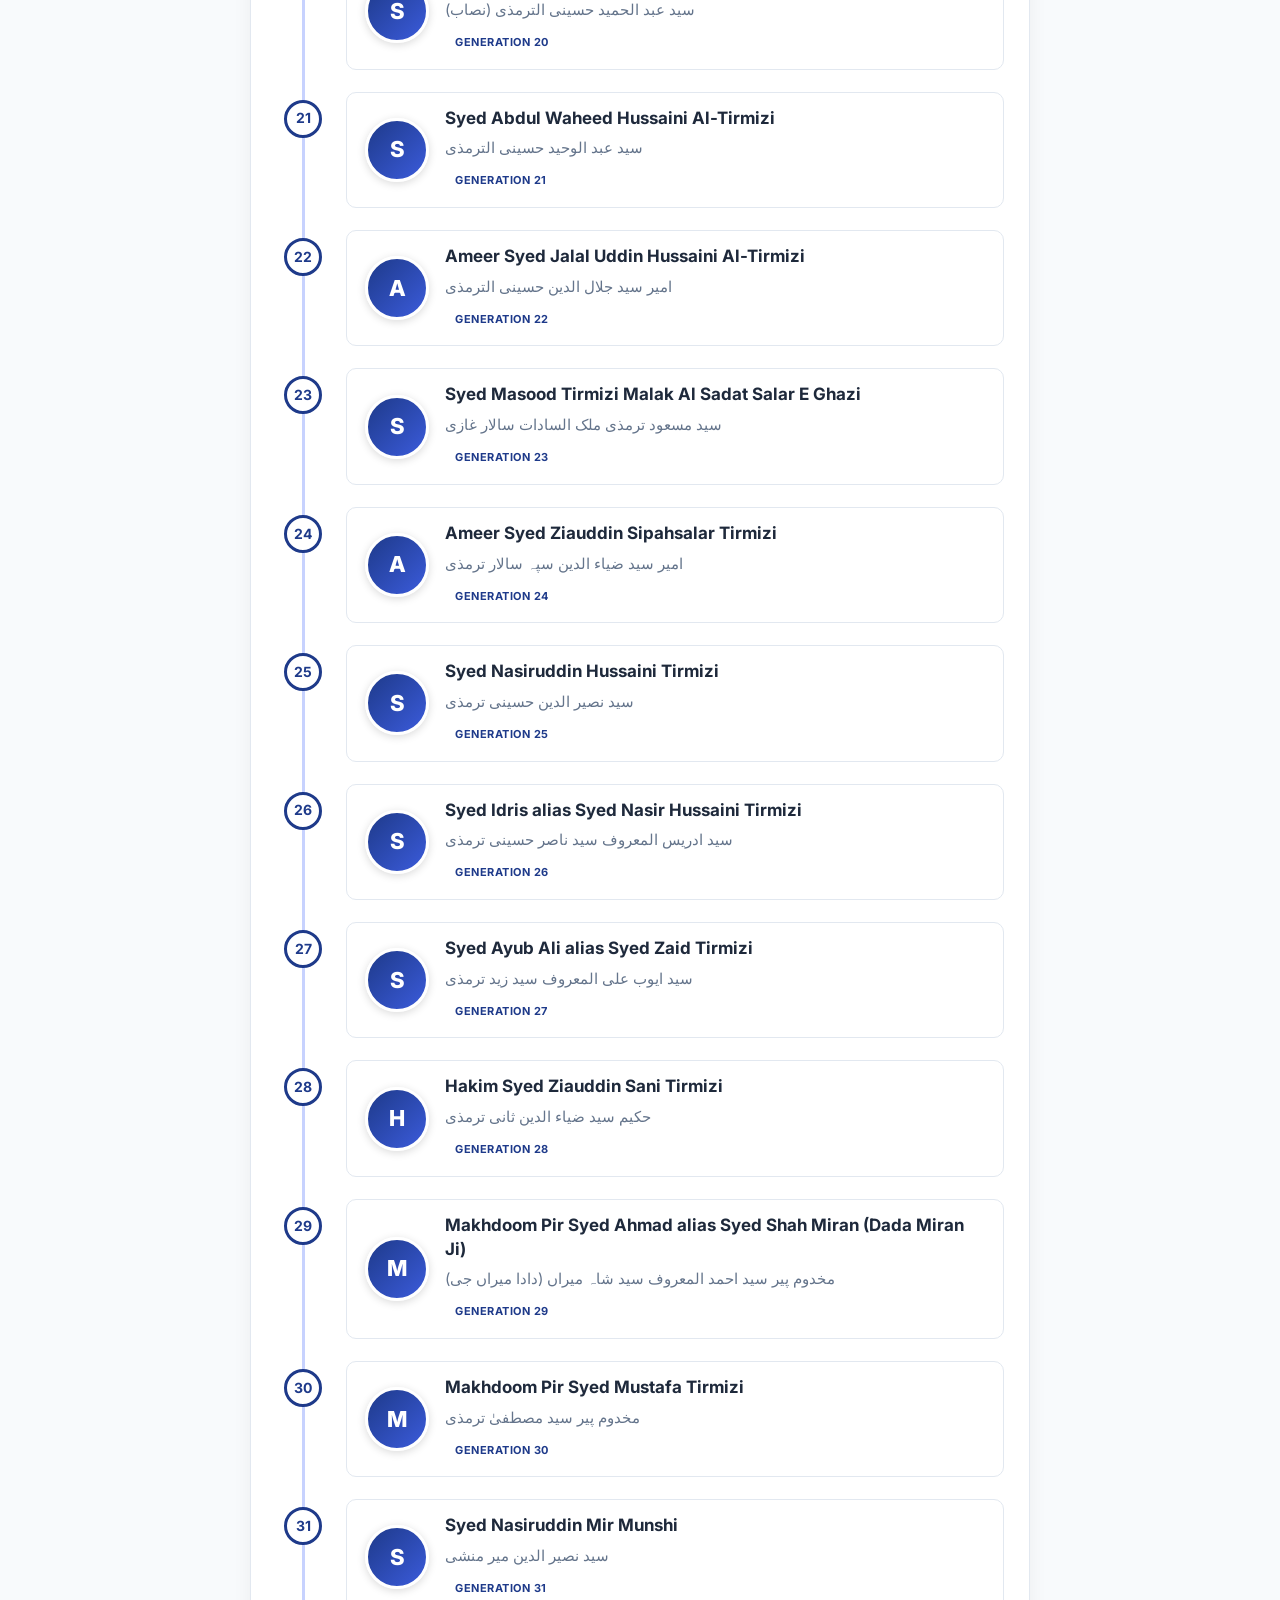
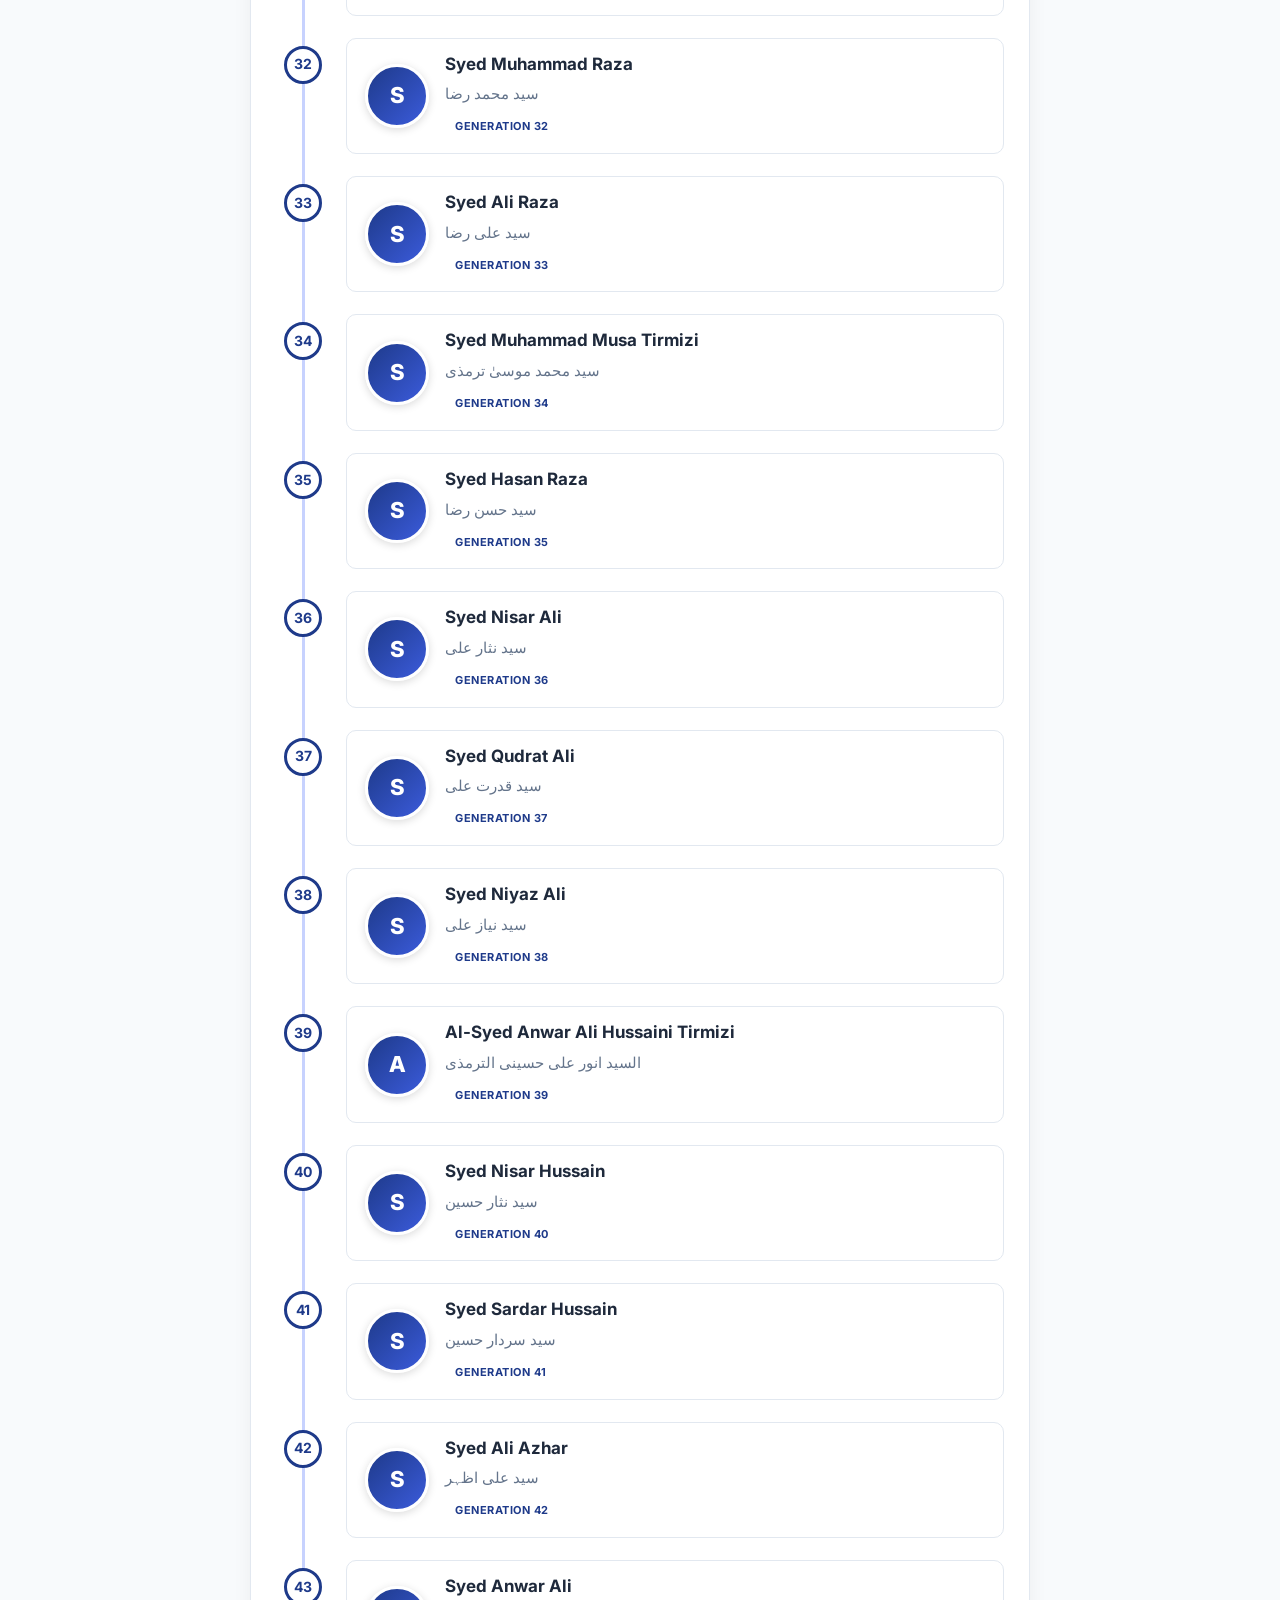
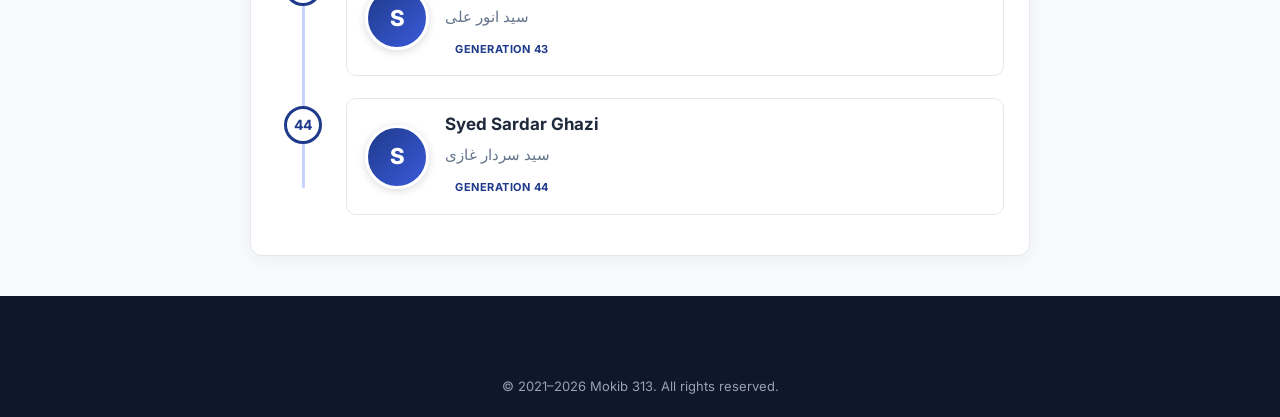
<file: family.html>
<!DOCTYPE html>
<html lang="en">
<head>
<meta charset="UTF-8">
<meta name="viewport" content="width=device-width, initial-scale=1.0">
<title>Lineage | Nanauta Sadat</title>
<link href="https://fonts.googleapis.com/css2?family=Inter:wght@400;500;600;700;800&display=swap" rel="stylesheet">
<link rel="stylesheet" href="styles.css">
<style>
  .lineage-container {
    max-width: 780px; margin: 40px auto; background: white;
    border-radius: 12px; box-shadow: 0 4px 20px rgba(0,0,0,0.05);
    border: 1px solid var(--border); padding: 40px 25px;
  }
  .lineage-title { text-align: center; color: var(--primary); font-size: 30px; margin-bottom: 10px; font-weight: 800; }
  .lineage-sub { text-align: center; color: var(--ink-soft); margin-bottom: 30px; font-size: 15px; }

  .search-wrap { position: sticky; top: 10px; z-index: 20; background: white; padding: 15px; border-radius: 12px; box-shadow: 0 4px 15px rgba(0,0,0,0.08); margin-bottom: 30px; border: 1px solid var(--border); }
  .search-wrap input {
    width: 100%; box-sizing: border-box; padding: 14px 18px; font-size: 16px;
    border: 2px solid var(--border); border-radius: 10px; outline: none;
    font-family: inherit; transition: 0.2s;
  }
  .search-wrap input:focus { border-color: var(--primary); box-shadow: 0 0 0 4px rgba(30,58,138,0.1); }
  .search-info { font-size: 13px; color: var(--ink-soft); margin-top: 8px; min-height: 18px; }
  .search-info.err { color: #b91c1c; font-weight: 600; }
  .search-info.ok { color: #15803d; font-weight: 600; }

  .tree-list { list-style: none; padding: 0; margin: 0; position: relative; }
  .tree-list::before {
    content: ""; position: absolute; left: 26px; top: 27px; bottom: 27px;
    width: 3px; background: #c7d2fe; border-radius: 2px;
  }
  .tree-item { position: relative; padding-left: 70px; padding-bottom: 22px; transition: opacity 0.25s; }
  .tree-item:last-child { padding-bottom: 0; }

  .tree-dot {
    position: absolute; left: 8px; top: 8px; width: 38px; height: 38px; border-radius: 50%;
    background: white; border: 3px solid var(--primary);
    display: flex; align-items: center; justify-content: center;
    font-weight: 700; font-size: 14px; color: var(--primary);
    z-index: 2; transition: 0.2s;
  }

  .tree-card {
    background: var(--bg-soft); padding: 14px 18px; border-radius: 10px;
    border: 1px solid var(--border); transition: 0.2s;
    display: flex; align-items: center; gap: 16px;
  }
  .tree-card:hover { border-color: var(--primary); box-shadow: 0 4px 15px rgba(30,58,138,0.08); }

  /* === Photo / Avatar === */
  .tree-photo {
    flex-shrink: 0;
    width: 64px; height: 64px; border-radius: 50%;
    object-fit: cover; object-position: center top;
    border: 3px solid white;
    box-shadow: 0 2px 8px rgba(0,0,0,0.15);
    background: #e5e7eb;
  }
  .tree-photo-fallback {
    flex-shrink: 0;
    width: 64px; height: 64px; border-radius: 50%;
    display: flex; align-items: center; justify-content: center;
    background: linear-gradient(135deg, var(--primary), #3b5bdb);
    color: white; font-weight: 800; font-size: 22px;
    border: 3px solid white;
    box-shadow: 0 2px 8px rgba(0,0,0,0.15);
  }

  .tree-text { min-width: 0; flex: 1; }
  .tree-name { font-size: 17px; font-weight: 700; color: var(--ink); line-height: 1.4; }
  .tree-urdu { font-size: 15px; color: var(--ink-soft); direction: rtl; margin-top: 4px; line-height: 1.8; }
  .tree-gen {
    display: inline-block; margin-top: 8px;
    background: var(--accent-soft); color: var(--primary);
    padding: 3px 10px; border-radius: 20px; font-size: 11px; font-weight: 700;
    text-transform: uppercase; letter-spacing: 0.5px;
  }

  .tree-item.highlight .tree-card { background: #fef9c3; border-color: #ca8a04; box-shadow: 0 4px 22px rgba(202,138,4,0.3); }
  .tree-item.highlight .tree-dot { background: #fde047; border-color: #ca8a04; color: #713f12; }
  .tree-item.dim { opacity: 0.3; }
  .tree-item.highlight { opacity: 1; }

  .loading { text-align: center; padding: 40px; color: var(--ink-soft); list-style: none; }
  .error-box { text-align: center; padding: 25px; background: #fef2f2; border: 1px solid #fecaca; border-radius: 10px; color: #b91c1c; list-style: none; }
</style>
</head>
<body>

<div class="top-bar"><div class="container"><a href="?lang=ur">اردو</a><a href="contact.html">Contact Us</a></div></div>
<header class="main-header"><div class="container header-inner"><a href="index.html" class="logo">Mokib <span>313</span></a><div class="search-bar"><input type="text" placeholder="Search..."><button>🔍</button></div><div class="header-icons"><a href="https://mokib313.com/donate/" class="btn-donate-top">Donate Now</a></div></div></header>
<nav class="main-nav-bar"><div class="container nav-inner"><a href="index.html">Home</a><a href="about.html">About Us</a><a href="intro.html">Introduction</a><a href="volunteer.html">Volunteers</a><a href="contact.html">Contact</a><a href="family.html" class="active">Family Lineage</a></nav>

<section class="container">
  <div class="lineage-container">
    <h1 class="lineage-title">Nanauta Sadat Lineage</h1>
    <p class="lineage-sub" id="lineageSub">Hazrat Ali (A.S.) → Syed Sardar Ghazi</p>

    <div class="search-wrap">
      <input type="text" id="searchInput" placeholder="नाम खोजें / Search name…" autocomplete="off">
      <div class="search-info" id="searchInfo"></div>
    </div>

    <ul class="tree-list" id="treeList">
      <li class="loading">डेटा लोड हो रहा है…</li>
    </ul>
  </div>
</section>

<footer class="site-footer"><div class="container"><div class="footer-bottom" style="border:none;"><p>© 2021–2026 Mokib 313. All rights reserved.</p></div></div></footer>

<script>
/* === Constants === */
const ROOT_ID   = '376';
const TARGET_ID = '243';

/* === Helpers === */
function escapeHtml(s) {
  if (s == null) return '';
  return String(s).replace(/[&<>"']/g, c => ({'&':'&amp;','<':'&lt;','>':'&gt;','"':'&quot;',"'":'&#39;'}[c]));
}
function splitName(full) {
  if (!full) return { en: '', ur: '' };
  const m = String(full).match(/^(.*?)\s*[—–]\s*(.+)$/);
  if (m) return { en: m[1].trim(), ur: m[2].trim() };
  return { en: String(full).trim(), ur: '' };
}
function sanitizeImageUrl(url) {
  if (!url) return '';
  // JSON में "\/" escaped हो सकता है
  return String(url).replace(/\\\//g, '/');
}

/* phpMyAdmin JSON unwrap */
function extractPeople(raw) {
  let d = raw;
  if (d && d.family_json) d = typeof d.family_json === 'string' ? JSON.parse(d.family_json) : d.family_json;
  if (Array.isArray(d) && d.length === 1 && d[0] && d[0].family_json) {
    d = typeof d[0].family_json === 'string' ? JSON.parse(d[0].family_json) : d[0].family_json;
  }
  if (Array.isArray(d)) {
    const t = d.find(x => x && x.type === 'table' && Array.isArray(x.data));
    if (t) d = t.data;
  }
  if (d && Array.isArray(d.data)) d = d.data;
  if (!Array.isArray(d)) throw new Error("Persons array नहीं मिला");
  return d.filter(p => p && (p.full_name || p.name));
}

/* === Build 44-person chain === */
let BY_ID = {};
function buildMainChain() {
  const target = BY_ID[TARGET_ID];
  if (!target) throw new Error("Sardar Ghazi (id 243) नहीं मिला");

  if (target.lineage_path) {
    const ids = String(target.lineage_path).split('/');
    const startIdx = ids.indexOf(ROOT_ID);
    if (startIdx >= 0) {
      return ids.slice(startIdx).map(id => BY_ID[id]).filter(Boolean);
    }
  }
  const chain = []; let cur = target; const seen = new Set();
  while (cur && !seen.has(String(cur.id))) {
    seen.add(String(cur.id));
    chain.push(cur);
    if (String(cur.id) === ROOT_ID) break;
    cur = cur.father_id != null ? BY_ID[String(cur.father_id)] : null;
  }
  return chain.reverse();
}

/* === Render tree with photos === */
function renderTree(chain) {
  const list = document.getElementById('treeList');
  document.getElementById('lineageSub').textContent =
    `Hazrat Ali (A.S.) → Syed Sardar Ghazi · ${chain.length} Generations`;

  if (!chain.length) {
    list.innerHTML = "<li class='error-box'>Lineage chain खाली है।</li>";
    return;
  }

  list.innerHTML = chain.map((p, idx) => {
    const gen = idx + 1;
    const { en, ur } = splitName(p.full_name || '');
    const img = sanitizeImageUrl(p.image_url);
    const initial = (en || '?').charAt(0).toUpperCase();

    // Photo: agar image_url hai to <img>, warna fallback initial
    const photoHtml = img
      ? `<img class="tree-photo" src="${escapeHtml(img)}" alt="${escapeHtml(en)}"
              loading="lazy" referrerpolicy="no-referrer"
              onerror="this.replaceWith(makeFallback('${escapeHtml(initial)}'))">`
      : `<div class="tree-photo-fallback">${escapeHtml(initial)}</div>`;

    return `
      <li class="tree-item" data-id="${escapeHtml(p.id)}">
        <div class="tree-dot">${gen}</div>
        <div class="tree-card">
          ${photoHtml}
          <div class="tree-text">
            <div class="tree-name">${escapeHtml(en)}</div>
            ${ur ? `<div class="tree-urdu">${escapeHtml(ur)}</div>` : ''}
            <span class="tree-gen">Generation ${gen}</span>
          </div>
        </div>
      </li>`;
  }).join('');
}

/* Fallback initial बनाने वाला global helper (onerror के लिए) */
window.makeFallback = function(letter) {
  const d = document.createElement('div');
  d.className = 'tree-photo-fallback';
  d.textContent = letter || '?';
  return d;
};

/* === Search === */
function doSearch(query) {
  const info = document.getElementById('searchInfo');
  const items = document.querySelectorAll('.tree-item');
  const q = query.trim().toLowerCase();

  if (!q) {
    items.forEach(it => it.classList.remove('highlight', 'dim'));
    info.textContent = ''; info.className = 'search-info';
    return;
  }

  const matches = [];
  items.forEach(it => {
    const p = BY_ID[it.dataset.id];
    if (!p) return;
    const fields = [p.full_name, p.name, p.self_name, p.person_code]
      .filter(Boolean).map(f => String(f).toLowerCase());
    if (fields.some(f => f.includes(q))) {
      matches.push(it);
      it.classList.add('highlight'); it.classList.remove('dim');
    } else {
      it.classList.add('dim'); it.classList.remove('highlight');
    }
  });

  if (matches.length) {
    matches[0].scrollIntoView({ behavior: 'smooth', block: 'center' });
    info.textContent = `✓ ${matches.length} match — main lineage me mila`;
    info.className = 'search-info ok';
  } else {
    info.textContent = `✗ "${query}" — main lineage (Hazrat Ali → Sardar Ghazi) me nahi mila`;
    info.className = 'search-info err';
  }
}

document.getElementById('searchInput').addEventListener('input', e => {
  clearTimeout(window._st);
  window._st = setTimeout(() => doSearch(e.target.value), 150);
});

/* === Load === */
fetch('family.json', { cache: 'no-store' })
  .then(r => {
    if (!r.ok) throw new Error("family.json नहीं मिली (HTTP " + r.status + ")");
    return r.text();
  })
  .then(text => {
    let raw;
    try { raw = JSON.parse(text); }
    catch (e) { throw new Error("JSON invalid: " + e.message); }

    const people = extractPeople(raw);
    BY_ID = {};
    people.forEach(p => { BY_ID[String(p.id)] = p; });

    const chain = buildMainChain();
    console.log("Chain length:", chain.length);
    renderTree(chain);
  })
  .catch(err => {
    console.error(err);
    document.getElementById('treeList').innerHTML =
      `<li class="error-box">डेटा लोड नहीं हो पाया।<br><small>${escapeHtml(err.message)}</small></li>`;
  });
</script>

</body>
</html>
</file>
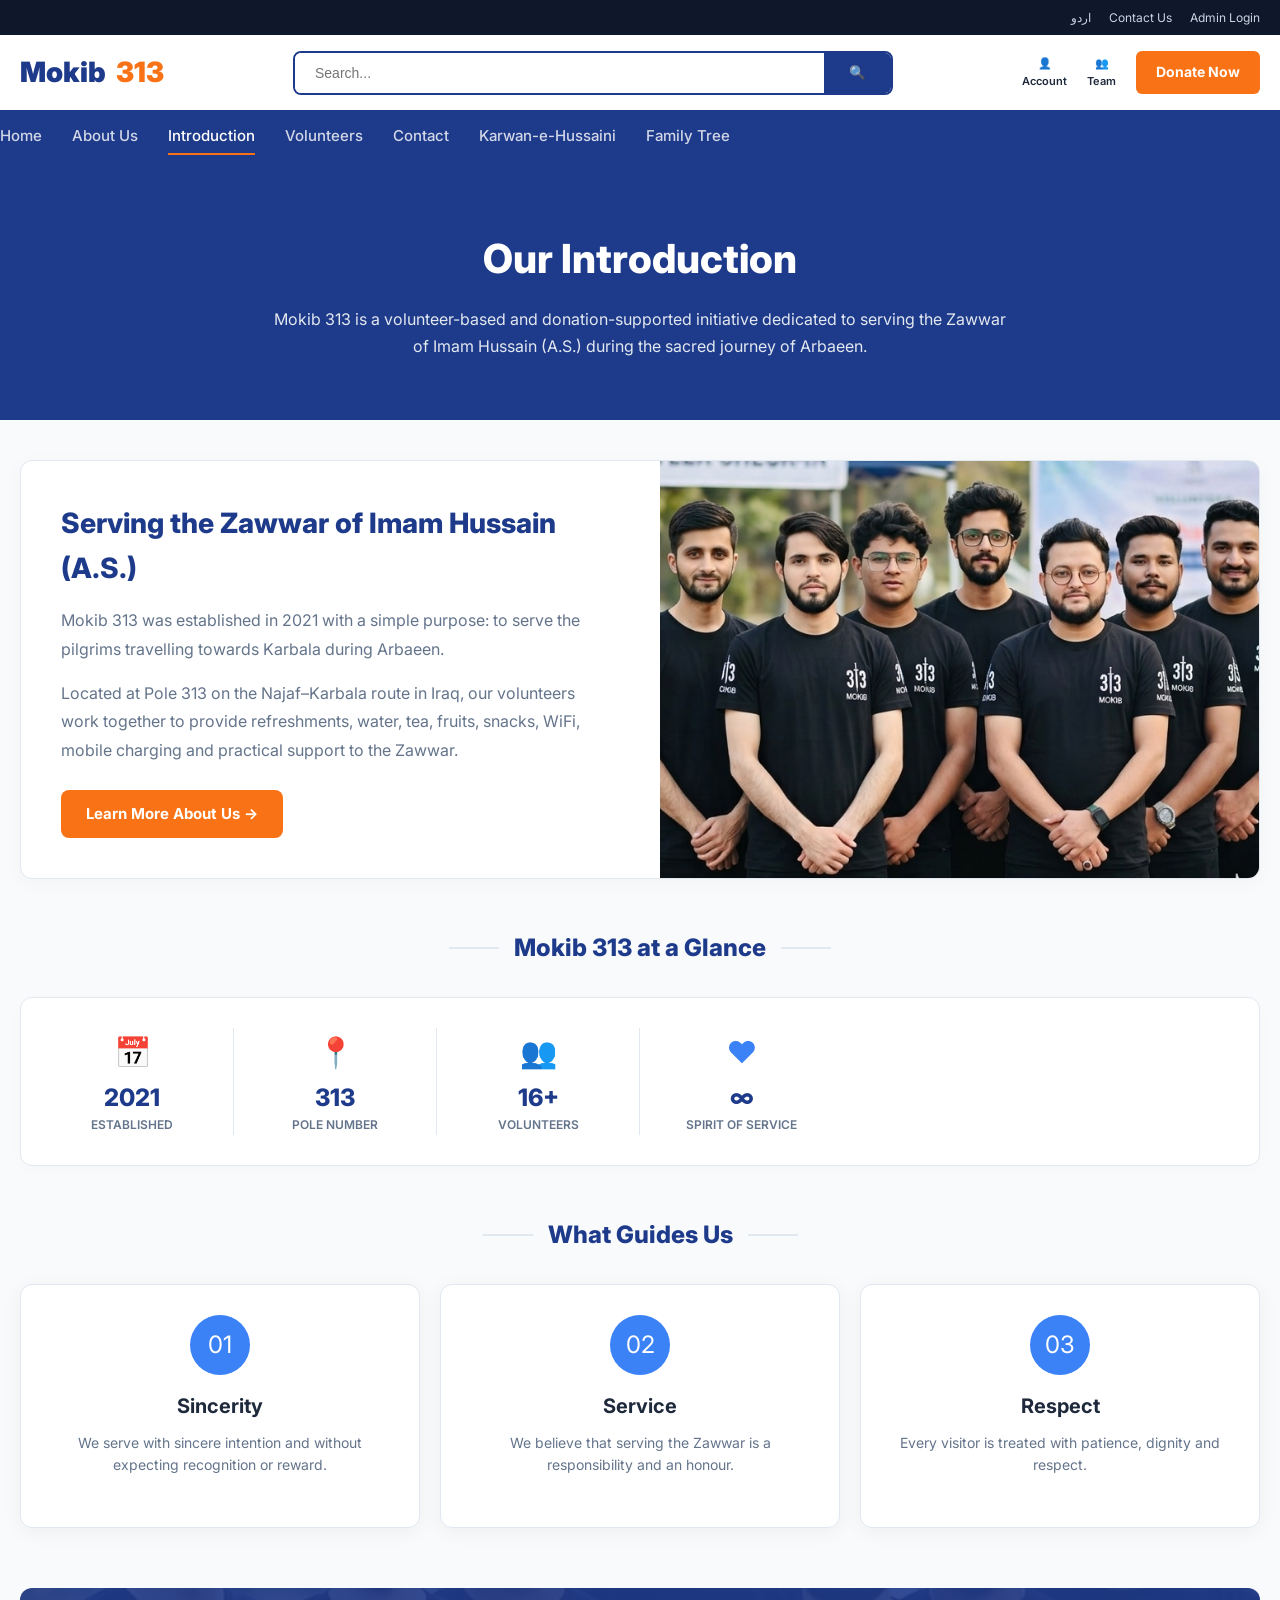
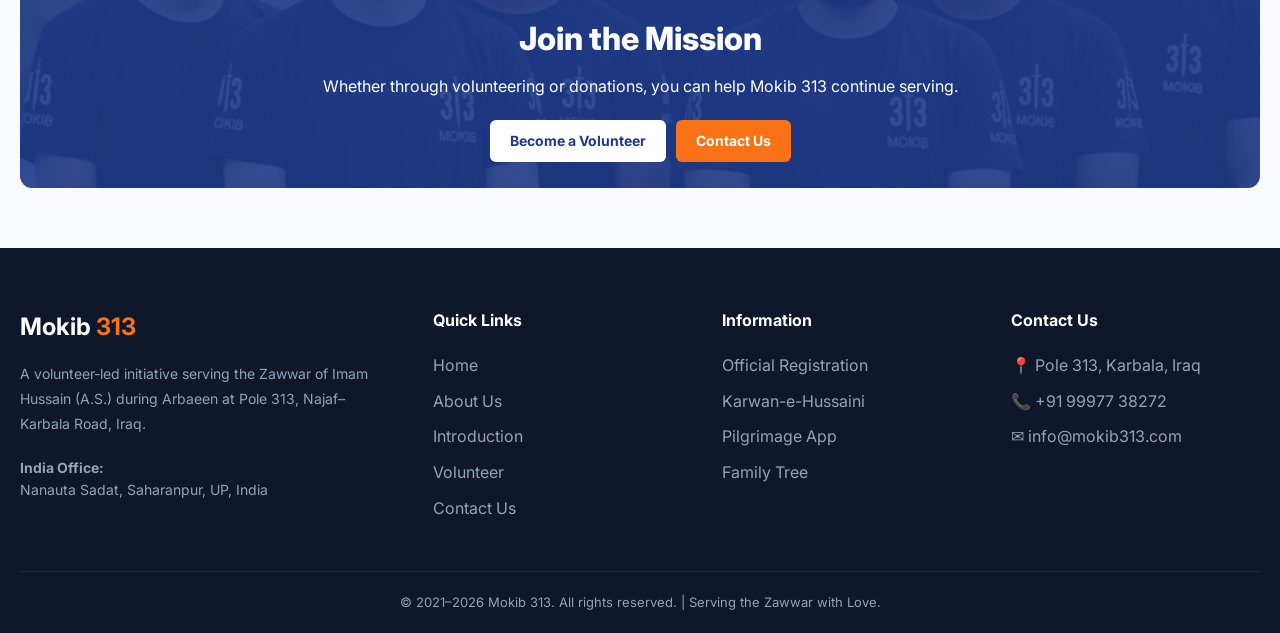
<file: intro.html>
<!DOCTYPE html>
<html lang="en">
<head>
<meta charset="UTF-8">
<meta name="viewport" content="width=device-width, initial-scale=1.0">
<title>Our Introduction | Mokib 313</title>
<link href="https://fonts.googleapis.com/css2?family=Inter:wght@400;500;600;700;800;900&display=swap" rel="stylesheet">
<link rel="stylesheet" href="styles.css">
</head>
<body>

<!-- TOP BAR -->
<div class="top-bar">
  <div class="container">
    <a href="?lang=ur">اردو</a>
    <a href="contact.html">Contact Us</a>
    <a href="https://mokib313.com/wp-admin" target="_blank">Admin Login</a>
  </div>
</div>

<!-- MAIN HEADER -->
<header class="main-header">
  <div class="container header-inner">
    <a href="index.html" class="logo">Mokib <span>313</span></a>
    <div class="search-bar">
      <input type="text" placeholder="Search...">
      <button>🔍</button>
    </div>
    <div class="header-icons">
      <a href="contact.html" style="display:flex;flex-direction:column;align-items:center;font-size:11px;">👤<span>Account</span></a>
      <a href="volunteer.html" style="display:flex;flex-direction:column;align-items:center;font-size:11px;">👥<span>Team</span></a>
      <a href="https://mokib313.com/donate/" class="btn-donate-top">Donate Now</a>
    </div>
  </div>
</header>

<!-- NAVIGATION -->
<nav class="main-nav-bar">
  <div class="container nav-inner">
    <a href="index.html">Home</a>
    <a href="about.html">About Us</a>
    <a href="intro.html" class="active">Introduction</a>
    <a href="volunteer.html">Volunteers</a>
    <a href="contact.html">Contact</a>
    <a href="https://mokib313.com/karwan-e-hussaini/" target="_blank">Karwan-e-Hussaini</a>
    <a href="family.html">Family Tree</a>
  </div>
</nav>

<!-- PAGE HERO -->
<section style="background:var(--primary); padding:60px 0; text-align:center; color:white; margin-bottom:40px;">
  <div class="container">
    <h1 style="font-size:40px; margin-bottom:15px; font-weight:800;">Our Introduction</h1>
    <p style="font-size:16px; color:#e2e8f0; max-width:750px; margin:0 auto; line-height:1.7;">
      Mokib 313 is a volunteer-based and donation-supported initiative dedicated to serving the Zawwar of Imam Hussain (A.S.) during the sacred journey of Arbaeen.
    </p>
  </div>
</section>

<!-- MISSION SECTION (Split Layout) -->
<section class="container" style="margin-bottom: 50px;">
  <div style="display: grid; grid-template-columns: 1fr 1fr; gap: 40px; align-items: center; background: white; border-radius: 12px; overflow: hidden; border: 1px solid var(--border); box-shadow: 0 4px 20px rgba(0,0,0,0.03);">
    
    <!-- Left: Text -->
    <div style="padding: 40px;">
      <h2 style="font-size:28px; color:var(--primary); margin-bottom:15px; font-weight:800;">Serving the Zawwar of Imam Hussain (A.S.)</h2>
      <p style="font-size:16px; color:var(--ink-soft); margin-bottom:15px; line-height:1.8;">
        Mokib 313 was established in 2021 with a simple purpose: to serve the pilgrims travelling towards Karbala during Arbaeen.
      </p>
      <p style="font-size:16px; color:var(--ink-soft); margin-bottom:25px; line-height:1.8;">
        Located at Pole 313 on the Najaf–Karbala route in Iraq, our volunteers work together to provide refreshments, water, tea, fruits, snacks, WiFi, mobile charging and practical support to the Zawwar.
      </p>
      <a href="about.html" class="btn-primary" style="padding:12px 25px; font-size:15px;">Learn More About Us →</a>
    </div>

    <!-- Right: Image -->
    <div style="height: 100%; min-height: 350px; background: url('images/banner.png') center/cover;">
    </div>

  </div>
</section>

<!-- STATS SECTION (Why Mokib) -->
<section class="container" style="margin-bottom: 50px;">
  <h2 class="section-title">Mokib 313 at a Glance</h2>
  <div class="stats-box">
    <div class="stat-item">
      <div class="stat-icon">📅</div>
      <div class="stat-number">2021</div>
      <div class="stat-label">Established</div>
    </div>
    <div class="stat-item">
      <div class="stat-icon">📍</div>
      <div class="stat-number">313</div>
      <div class="stat-label">Pole Number</div>
    </div>
    <div class="stat-item">
      <div class="stat-icon">👥</div>
      <div class="stat-number">16+</div>
      <div class="stat-label">Volunteers</div>
    </div>
    <div class="stat-item">
      <div class="stat-icon">❤️</div>
      <div class="stat-number">∞</div>
      <div class="stat-label">Spirit of Service</div>
    </div>
  </div>
</section>

<!-- CORE VALUES (Using Action Cards) -->
<section class="container" style="margin-bottom: 60px;">
  <h2 class="section-title">What Guides Us</h2>
  <div class="action-cards">
    
    <div class="action-card">
      <div class="action-card-body" style="padding: 30px;">
        <div style="width:60px; height:60px; background:var(--primary-light); color:white; border-radius:50%; display:flex; align-items:center; justify-content:center; font-size:24px; margin:0 auto 15px;">01</div>
        <h3>Sincerity</h3>
        <p>We serve with sincere intention and without expecting recognition or reward.</p>
      </div>
    </div>

    <div class="action-card">
      <div class="action-card-body" style="padding: 30px;">
        <div style="width:60px; height:60px; background:var(--primary-light); color:white; border-radius:50%; display:flex; align-items:center; justify-content:center; font-size:24px; margin:0 auto 15px;">02</div>
        <h3>Service</h3>
        <p>We believe that serving the Zawwar is a responsibility and an honour.</p>
      </div>
    </div>

    <div class="action-card">
      <div class="action-card-body" style="padding: 30px;">
        <div style="width:60px; height:60px; background:var(--primary-light); color:white; border-radius:50%; display:flex; align-items:center; justify-content:center; font-size:24px; margin:0 auto 15px;">03</div>
        <h3>Respect</h3>
        <p>Every visitor is treated with patience, dignity and respect.</p>
      </div>
    </div>

  </div>
</section>

<!-- CALL TO ACTION BANNER -->
<section class="container" style="margin-bottom: 60px;">
  <div class="promo-banner promo-1" style="height: 200px; text-align: center; align-items: center; justify-content: center; background: linear-gradient(rgba(30,58,138,0.9), rgba(30,58,138,0.9)), url('images/banner.png') center/cover;">
    <h3 style="max-width: 100%; font-size: 32px;">Join the Mission</h3>
    <p style="max-width: 100%; font-size: 16px; margin-bottom: 20px;">Whether through volunteering or donations, you can help Mokib 313 continue serving.</p>
    <div style="display:flex; gap:10px;">
      <a href="volunteer.html" class="btn-white">Become a Volunteer</a>
      <a href="contact.html" class="btn-white" style="background:var(--accent); color:white;">Contact Us</a>
    </div>
  </div>
</section>

<!-- FOOTER -->
<footer class="site-footer">
  <div class="container">
    <div class="footer-grid">
      <div class="footer-col">
        <h3 style="color:white; font-size:24px; margin-bottom:15px;">Mokib <span style="color:var(--accent);">313</span></h3>
        <p style="font-size:14px; line-height:1.8; margin-bottom:20px;">A volunteer-led initiative serving the Zawwar of Imam Hussain (A.S.) during Arbaeen at Pole 313, Najaf–Karbala Road, Iraq.</p>
        <p style="font-size:14px;"><strong>India Office:</strong><br>Nanauta Sadat, Saharanpur, UP, India</p>
      </div>
      <div class="footer-col">
        <h4>Quick Links</h4>
        <ul>
          <li><a href="index.html">Home</a></li>
          <li><a href="about.html">About Us</a></li>
          <li><a href="intro.html">Introduction</a></li>
          <li><a href="volunteer.html">Volunteer</a></li>
          <li><a href="contact.html">Contact Us</a></li>
        </ul>
      </div>
      <div class="footer-col">
        <h4>Information</h4>
        <ul>
          <li><a href="https://mokib313.com/registration-page/">Official Registration</a></li>
          <li><a href="https://mokib313.com/karwan-e-hussaini/">Karwan-e-Hussaini</a></li>
          <li><a href="https://mokib313.com/pilgrimage-application/">Pilgrimage App</a></li>
          <li><a href="https://mokib313.com/family-tree/">Family Tree</a></li>
        </ul>
      </div>
      <div class="footer-col">
        <h4>Contact Us</h4>
        <ul>
          <li>📍 Pole 313, Karbala, Iraq</li>
          <li>📞 <a href="tel:+919997738272">+91 99977 38272</a></li>
          <li>✉ <a href="mailto:info@mokib313.com">info@mokib313.com</a></li>
        </ul>
      </div>
    </div>
    <div class="footer-bottom">
      <p>© 2021–2026 Mokib 313. All rights reserved. | Serving the Zawwar with Love.</p>
    </div>
  </div>
</footer>

</body>
</html>
</file>
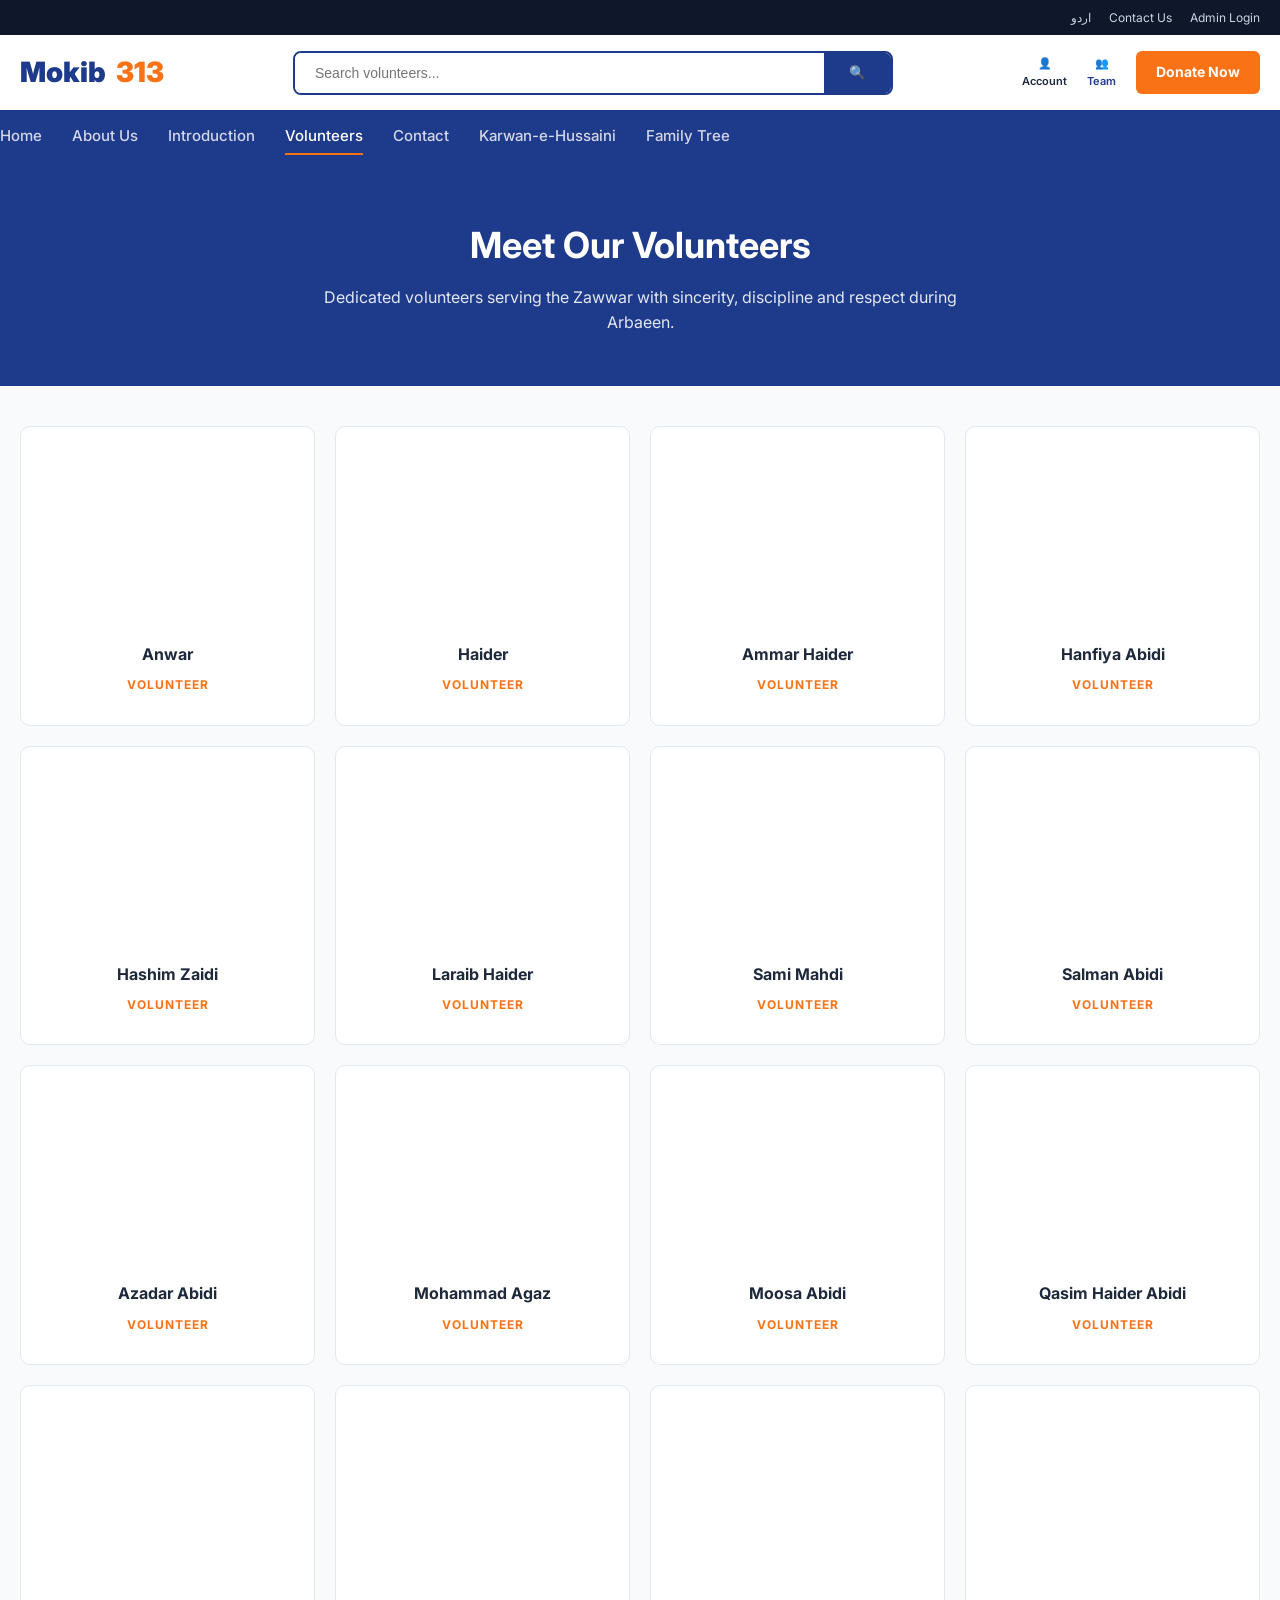
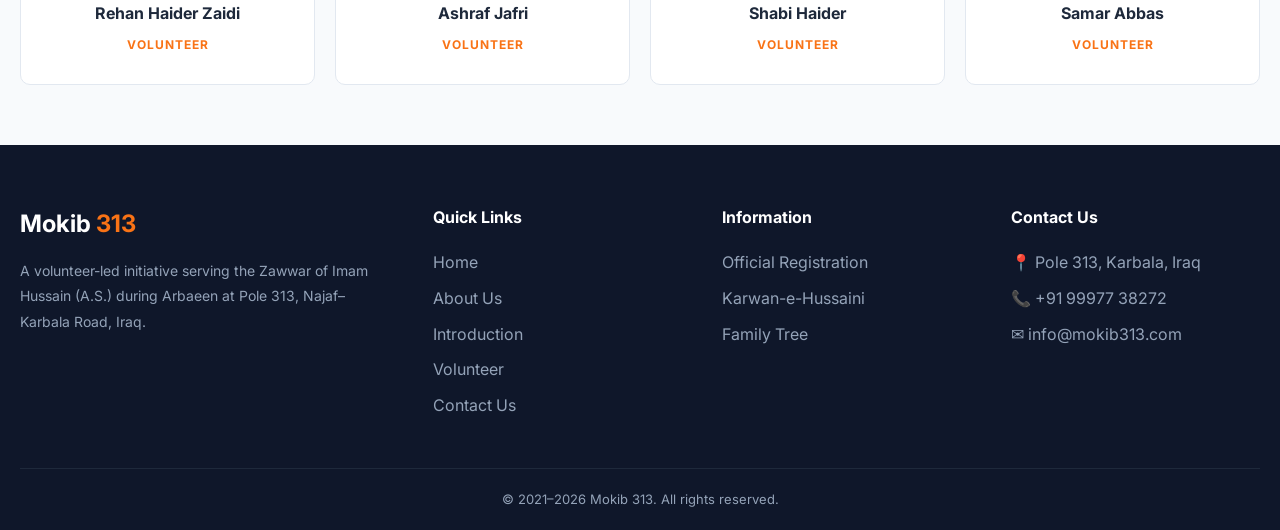
<file: volunteer.html>
<!DOCTYPE html>
<html lang="en">
<head>
<meta charset="UTF-8">
<meta name="viewport" content="width=device-width, initial-scale=1.0">
<title>Our Volunteers | Mokib 313</title>
<link href="https://fonts.googleapis.com/css2?family=Inter:wght@400;500;600;700;800;900&display=swap" rel="stylesheet">
<link rel="stylesheet" href="styles.css">
</head>
<body>

<!-- TOP BAR -->
<div class="top-bar">
  <div class="container">
    <a href="?lang=ur">اردو</a>
    <a href="contact.html">Contact Us</a>
    <a href="https://mokib313.com/wp-admin" target="_blank">Admin Login</a>
  </div>
</div>

<!-- MAIN HEADER -->
<header class="main-header">
  <div class="container header-inner">
    <a href="index.html" class="logo">Mokib <span>313</span></a>
    <div class="search-bar">
      <input type="text" placeholder="Search volunteers...">
      <button>🔍</button>
    </div>
    <div class="header-icons">
      <a href="contact.html" style="display:flex;flex-direction:column;align-items:center;font-size:11px;">👤<span>Account</span></a>
      <a href="volunteer.html" style="display:flex;flex-direction:column;align-items:center;font-size:11px;color:var(--primary);">👥<span>Team</span></a>
      <a href="https://mokib313.com/donate/" class="btn-donate-top">Donate Now</a>
    </div>
  </div>
</header>

<!-- NAVIGATION -->
<nav class="main-nav-bar">
  <div class="container nav-inner">
    <a href="index.html">Home</a>
    <a href="about.html">About Us</a>
    <a href="intro.html">Introduction</a>
    <a href="volunteer.html" class="active">Volunteers</a>
    <a href="contact.html">Contact</a>
    <a href="https://mokib313.com/karwan-e-hussaini/" target="_blank">Karwan-e-Hussaini</a>
    <a href="family.html">Family Tree</a>
  </div>
</nav>

<!-- PAGE HERO -->
<section style="background:var(--primary); padding:50px 0; text-align:center; color:white; margin-bottom:40px;">
  <div class="container">
    <h1 style="font-size:36px; margin-bottom:10px;">Meet Our Volunteers</h1>
    <p style="font-size:16px; color:#e2e8f0; max-width:700px; margin:0 auto;">Dedicated volunteers serving the Zawwar with sincerity, discipline and respect during Arbaeen.</p>
  </div>
</section>

<!-- ALL 16 VOLUNTEERS GRID -->
<section class="container">
  <div class="services-grid">
    
    <div class="service-card">
      <div class="service-img" style="background:url('https://mokib313.com/wp-content/uploads/2026/04/Volunteer-1.webp') center top/cover;"></div>
      <div class="service-info" style="text-align:center; padding:15px;">
        <h3 style="font-size:16px;">Anwar</h3>
        <p style="color:var(--accent); font-weight:bold; font-size:12px; letter-spacing:1px;">VOLUNTEER</p>
      </div>
    </div>

    <div class="service-card">
      <div class="service-img" style="background:url('https://mokib313.com/wp-content/uploads/2026/04/Volunteer-6.webp') center top/cover;"></div>
      <div class="service-info" style="text-align:center; padding:15px;">
        <h3 style="font-size:16px;">Haider</h3>
        <p style="color:var(--accent); font-weight:bold; font-size:12px; letter-spacing:1px;">VOLUNTEER</p>
      </div>
    </div>

    <div class="service-card">
      <div class="service-img" style="background:url('https://mokib313.com/wp-content/uploads/2026/04/Volunteer-6-1.webp') center top/cover;"></div>
      <div class="service-info" style="text-align:center; padding:15px;">
        <h3 style="font-size:16px;">Ammar Haider</h3>
        <p style="color:var(--accent); font-weight:bold; font-size:12px; letter-spacing:1px;">VOLUNTEER</p>
      </div>
    </div>

    <div class="service-card">
      <div class="service-img" style="background:url('https://mokib313.com/wp-content/uploads/2026/04/Volunteer-7.webp') center top/cover;"></div>
      <div class="service-info" style="text-align:center; padding:15px;">
        <h3 style="font-size:16px;">Hanfiya Abidi</h3>
        <p style="color:var(--accent); font-weight:bold; font-size:12px; letter-spacing:1px;">VOLUNTEER</p>
      </div>
    </div>

    <div class="service-card">
      <div class="service-img" style="background:url('https://mokib313.com/wp-content/uploads/2026/04/Volunteer-8.webp') center top/cover;"></div>
      <div class="service-info" style="text-align:center; padding:15px;">
        <h3 style="font-size:16px;">Hashim Zaidi</h3>
        <p style="color:var(--accent); font-weight:bold; font-size:12px; letter-spacing:1px;">VOLUNTEER</p>
      </div>
    </div>

    <div class="service-card">
      <div class="service-img" style="background:url('https://mokib313.com/wp-content/uploads/2026/04/Volunteer-2.webp') center top/cover;"></div>
      <div class="service-info" style="text-align:center; padding:15px;">
        <h3 style="font-size:16px;">Laraib Haider</h3>
        <p style="color:var(--accent); font-weight:bold; font-size:12px; letter-spacing:1px;">VOLUNTEER</p>
      </div>
    </div>

    <div class="service-card">
      <div class="service-img" style="background:url('https://mokib313.com/wp-content/uploads/2026/08/90-copy.jpg') center top/cover;"></div>
      <div class="service-info" style="text-align:center; padding:15px;">
        <h3 style="font-size:16px;">Sami Mahdi</h3>
        <p style="color:var(--accent); font-weight:bold; font-size:12px; letter-spacing:1px;">VOLUNTEER</p>
      </div>
    </div>

    <div class="service-card">
      <div class="service-img" style="background:url('https://mokib313.com/wp-content/uploads/2026/04/Volunteer-4.webp') center top/cover;"></div>
      <div class="service-info" style="text-align:center; padding:15px;">
        <h3 style="font-size:16px;">Salman Abidi</h3>
        <p style="color:var(--accent); font-weight:bold; font-size:12px; letter-spacing:1px;">VOLUNTEER</p>
      </div>
    </div>

    <div class="service-card">
      <div class="service-img" style="background:url('https://mokib313.com/wp-content/uploads/2026/04/Volunteer-3-1.webp') center top/cover;"></div>
      <div class="service-info" style="text-align:center; padding:15px;">
        <h3 style="font-size:16px;">Azadar Abidi</h3>
        <p style="color:var(--accent); font-weight:bold; font-size:12px; letter-spacing:1px;">VOLUNTEER</p>
      </div>
    </div>

    <div class="service-card">
      <div class="service-img" style="background:url('https://mokib313.com/wp-content/uploads/2026/04/Volunteer-8-1.jpg') center top/cover;"></div>
      <div class="service-info" style="text-align:center; padding:15px;">
        <h3 style="font-size:16px;">Mohammad Agaz</h3>
        <p style="color:var(--accent); font-weight:bold; font-size:12px; letter-spacing:1px;">VOLUNTEER</p>
      </div>
    </div>

    <div class="service-card">
      <div class="service-img" style="background:url('https://mokib313.com/wp-content/uploads/2026/08/Picsart_26-08-15_19-08-11-274.jpg') center top/cover;"></div>
      <div class="service-info" style="text-align:center; padding:15px;">
        <h3 style="font-size:16px;">Moosa Abidi</h3>
        <p style="color:var(--accent); font-weight:bold; font-size:12px; letter-spacing:1px;">VOLUNTEER</p>
      </div>
    </div>

    <div class="service-card">
      <div class="service-img" style="background:url('https://mokib313.com/wp-content/uploads/2026/08/Untitled-1.jpg') center top/cover;"></div>
      <div class="service-info" style="text-align:center; padding:15px;">
        <h3 style="font-size:16px;">Qasim Haider Abidi</h3>
        <p style="color:var(--accent); font-weight:bold; font-size:12px; letter-spacing:1px;">VOLUNTEER</p>
      </div>
    </div>

    <div class="service-card">
      <div class="service-img" style="background:url('https://mokib313.com/wp-content/uploads/2026/08/Rehan.jpg') center top/cover;"></div>
      <div class="service-info" style="text-align:center; padding:15px;">
        <h3 style="font-size:16px;">Rehan Haider Zaidi</h3>
        <p style="color:var(--accent); font-weight:bold; font-size:12px; letter-spacing:1px;">VOLUNTEER</p>
      </div>
    </div>

    <div class="service-card">
      <div class="service-img" style="background:url('https://mokib313.com/wp-content/uploads/2026/08/Ashraf.jpg') center top/cover;"></div>
      <div class="service-info" style="text-align:center; padding:15px;">
        <h3 style="font-size:16px;">Ashraf Jafri</h3>
        <p style="color:var(--accent); font-weight:bold; font-size:12px; letter-spacing:1px;">VOLUNTEER</p>
      </div>
    </div>

    <div class="service-card">
      <div class="service-img" style="background:url('https://mokib313.com/wp-content/uploads/2026/08/Shabi.jpg') center top/cover;"></div>
      <div class="service-info" style="text-align:center; padding:15px;">
        <h3 style="font-size:16px;">Shabi Haider</h3>
        <p style="color:var(--accent); font-weight:bold; font-size:12px; letter-spacing:1px;">VOLUNTEER</p>
      </div>
    </div>

    <div class="service-card">
      <div class="service-img" style="background:url('https://mokib313.com/wp-content/uploads/2026/08/Samar-Abbas.jpg') center top/cover;"></div>
      <div class="service-info" style="text-align:center; padding:15px;">
        <h3 style="font-size:16px;">Samar Abbas</h3>
        <p style="color:var(--accent); font-weight:bold; font-size:12px; letter-spacing:1px;">VOLUNTEER</p>
      </div>
    </div>

  </div>
</section>

<!-- FOOTER -->
<footer class="site-footer">
  <div class="container">
    <div class="footer-grid">
      <div class="footer-col">
        <h3 style="color:white; font-size:24px; margin-bottom:15px;">Mokib <span style="color:var(--accent);">313</span></h3>
        <p style="font-size:14px; line-height:1.8; margin-bottom:20px;">A volunteer-led initiative serving the Zawwar of Imam Hussain (A.S.) during Arbaeen at Pole 313, Najaf–Karbala Road, Iraq.</p>
      </div>
      <div class="footer-col">
        <h4>Quick Links</h4>
        <ul>
          <li><a href="index.html">Home</a></li>
          <li><a href="about.html">About Us</a></li>
          <li><a href="intro.html">Introduction</a></li>
          <li><a href="volunteer.html">Volunteer</a></li>
          <li><a href="contact.html">Contact Us</a></li>
        </ul>
      </div>
      <div class="footer-col">
        <h4>Information</h4>
        <ul>
          <li><a href="https://mokib313.com/registration-page/">Official Registration</a></li>
          <li><a href="https://mokib313.com/karwan-e-hussaini/">Karwan-e-Hussaini</a></li>
          <li><a href="https://mokib313.com/family-tree/">Family Tree</a></li>
        </ul>
      </div>
      <div class="footer-col">
        <h4>Contact Us</h4>
        <ul>
          <li>📍 Pole 313, Karbala, Iraq</li>
          <li>📞 <a href="tel:+919997738272">+91 99977 38272</a></li>
          <li>✉ <a href="mailto:info@mokib313.com">info@mokib313.com</a></li>
        </ul>
      </div>
    </div>
    <div class="footer-bottom">
      <p>© 2021–2026 Mokib 313. All rights reserved.</p>
    </div>
  </div>
</footer>

</body>
</html>
</file>
<file: styles.css>
* { margin: 0; padding: 0; box-sizing: border-box; }
:root {
  --primary: #1e3a8a; /* JAS Blue */
  --primary-light: #3b82f6;
  --accent: #f97316; /* JAS Orange */
  --bg: #f8fafc;
  --white: #ffffff;
  --ink: #1e293b;
  --ink-soft: #64748b;
  --border: #e2e8f0;
}

body { font-family: 'Inter', -apple-system, sans-serif; color: var(--ink); background: var(--bg); line-height: 1.6; }
.container { max-width: 1300px; margin: 0 auto; padding: 0 20px; }
a { text-decoration: none; color: inherit; }

/* --- TOP BAR & HEADER --- */
.top-bar { background: #0f172a; color: #94a3b8; font-size: 12px; padding: 8px 0; text-align: right; }
.top-bar a { margin-left: 15px; color: #cbd5e1; }

.main-header { background: var(--white); padding: 15px 0; border-bottom: 2px solid var(--primary); }
.header-inner { display: flex; justify-content: space-between; align-items: center; gap: 20px; }
.logo { font-size: 28px; font-weight: 900; color: var(--primary); display: flex; align-items: center; gap: 10px; }
.logo span { color: var(--accent); }

.search-bar { flex: 1; max-width: 600px; display: flex; border: 2px solid var(--primary); border-radius: 8px; overflow: hidden; }
.search-bar input { flex: 1; padding: 12px 20px; border: none; outline: none; font-size: 14px; }
.search-bar button { background: var(--primary); color: white; border: none; padding: 0 25px; cursor: pointer; font-weight: bold; }

.header-icons { display: flex; gap: 20px; align-items: center; font-size: 14px; font-weight: 600; color: var(--ink); }
.btn-donate-top { background: var(--accent); color: white !important; padding: 10px 20px; border-radius: 6px; font-weight: bold; }

/* --- MAIN NAVIGATION --- */
.main-nav-bar { background: var(--primary); color: white; }
.nav-inner { display: flex; gap: 30px; padding: 12px 0; font-size: 15px; font-weight: 500; }
.nav-inner a { color: rgba(255,255,255,0.8); transition: 0.2s; }
.nav-inner a:hover, .nav-inner a.active { color: white; border-bottom: 2px solid var(--accent); padding-bottom: 5px; }

/* --- HERO SECTION --- */
.hero { position: relative; height: 500px; background: url('images/banner.png') center/cover no-repeat; display: flex; align-items: center; justify-content: flex-end; border-radius: 0 0 20px 20px; overflow: hidden; margin-bottom: 40px; }
.hero::before { content: ""; position: absolute; inset: 0; background: linear-gradient(90deg, rgba(30,58,138,0.8) 0%, rgba(30,58,138,0.2) 100%); }
.hero-content { position: relative; z-index: 2; max-width: 600px; padding: 40px; color: white; text-align: right; }
.hero h1 { font-size: clamp(36px, 5vw, 60px); line-height: 1.1; margin-bottom: 20px; font-weight: 800; }
.hero p { font-size: 18px; margin-bottom: 30px; color: #e2e8f0; }
.btn-primary { display: inline-block; background: var(--accent); color: white; padding: 15px 35px; border-radius: 8px; font-size: 18px; font-weight: bold; transition: 0.3s; }
.btn-primary:hover { background: #ea580c; transform: translateY(-2px); }

/* --- SECTION TITLES --- */
.section-title { text-align: center; margin: 50px 0 30px; font-size: 24px; font-weight: 800; color: var(--primary); display: flex; align-items: center; justify-content: center; gap: 15px; }
.section-title::before, .section-title::after { content: ""; height: 2px; width: 50px; background: var(--border); }

/* --- 3 ACTION CARDS --- */
.action-cards { display: grid; grid-template-columns: repeat(3, 1fr); gap: 20px; margin-bottom: 50px; }
.action-card { background: var(--white); border-radius: 12px; overflow: hidden; box-shadow: 0 4px 20px rgba(0,0,0,0.05); border: 1px solid var(--border); text-align: center; transition: 0.3s; }
.action-card:hover { transform: translateY(-5px); box-shadow: 0 10px 30px rgba(0,0,0,0.1); }
.action-card-img { height: 180px; background: var(--primary-light); display: flex; align-items: center; justify-content: center; color: white; font-size: 40px; }
.action-card-body { padding: 25px; }
.action-card h3 { font-size: 20px; margin-bottom: 10px; color: var(--ink); }
.action-card p { font-size: 14px; color: var(--ink-soft); margin-bottom: 20px; }
.btn-outline { display: inline-block; border: 2px solid var(--primary); color: var(--primary); padding: 10px 20px; border-radius: 6px; font-weight: bold; font-size: 14px; transition: 0.3s; }
.btn-outline:hover { background: var(--primary); color: white; }

/* --- STATS BAR (Why Mokib) --- */
.stats-box { background: var(--white); border: 1px solid var(--border); border-radius: 12px; display: grid; grid-template-columns: repeat(6, 1fr); padding: 30px 10px; margin-bottom: 50px; text-align: center; box-shadow: 0 4px 15px rgba(0,0,0,0.02); }
.stat-item { border-right: 1px solid var(--border); }
.stat-item:last-child { border-right: none; }
.stat-icon { font-size: 30px; margin-bottom: 10px; color: var(--primary-light); }
.stat-number { font-size: 24px; font-weight: 800; color: var(--primary); line-height: 1; margin-bottom: 5px; }
.stat-label { font-size: 12px; color: var(--ink-soft); font-weight: 600; text-transform: uppercase; }

/* --- PROMO BANNERS --- */
.promo-banners { display: grid; grid-template-columns: 1fr 1fr; gap: 20px; margin-bottom: 50px; }
.promo-banner { height: 250px; border-radius: 12px; padding: 40px; display: flex; flex-direction: column; justify-content: center; color: white; position: relative; overflow: hidden; background-size: cover; background-position: center; }
.promo-1 { background: linear-gradient(90deg, #1e3a8a 0%, transparent 100%), url('images/water.jpeg') center/cover; }
.promo-2 { background: linear-gradient(90deg, #f97316 0%, transparent 100%), url('images/tea.jpeg') center/cover; }
.promo-banner h3 { font-size: 28px; margin-bottom: 10px; font-weight: 800; max-width: 250px; }
.promo-banner p { font-size: 15px; margin-bottom: 20px; max-width: 250px; }
.btn-white { background: white; color: var(--primary); padding: 10px 20px; border-radius: 6px; font-weight: bold; display: inline-block; width: fit-content; font-size: 14px; }

/* --- SERVICES GRID (New Arrivals) --- */
.services-grid { display: grid; grid-template-columns: repeat(4, 1fr); gap: 20px; margin-bottom: 60px; }
.service-card { background: var(--white); border: 1px solid var(--border); border-radius: 10px; overflow: hidden; transition: 0.3s; position: relative; }
.service-card:hover { box-shadow: 0 10px 25px rgba(0,0,0,0.1); transform: translateY(-3px); }
.service-badge { position: absolute; top: 10px; left: 10px; background: var(--primary); color: white; font-size: 10px; font-weight: bold; padding: 4px 8px; border-radius: 4px; text-transform: uppercase; }
.service-img { height: 200px; background: var(--bg); display: flex; align-items: center; justify-content: center; font-size: 50px; }
.service-info { padding: 20px; }
.service-info h3 { font-size: 18px; margin-bottom: 8px; color: var(--ink); }
.service-info p { font-size: 13px; color: var(--ink-soft); margin-bottom: 15px; }
.service-btn { display: block; width: 100%; text-align: center; padding: 10px; border: 1px solid var(--border); border-radius: 6px; font-weight: bold; font-size: 14px; color: var(--primary); transition: 0.2s; }
.service-btn:hover { background: var(--primary); color: white; border-color: var(--primary); }

/* --- FOOTER --- */
.site-footer { background: #0f172a; color: #94a3b8; padding: 60px 0 20px; }
.footer-grid { display: grid; grid-template-columns: 1.5fr 1fr 1fr 1fr; gap: 40px; margin-bottom: 40px; }
.footer-col h4 { color: white; margin-bottom: 20px; font-size: 16px; }
.footer-col ul { list-style: none; }
.footer-col ul li { margin-bottom: 10px; }
.footer-col a:hover { color: white; }
.footer-bottom { text-align: center; padding-top: 20px; border-top: 1px solid #1e293b; font-size: 13px; }

/* RESPONSIVE */
@media (max-width: 1024px) {
  .services-grid { grid-template-columns: repeat(3, 1fr); }
  .stats-box { grid-template-columns: repeat(3, 1fr); gap: 20px; }
  .stat-item { border-right: none; }
}
@media (max-width: 768px) {
  .action-cards, .promo-banners { grid-template-columns: 1fr; }
  .services-grid { grid-template-columns: repeat(2, 1fr); }
  .header-inner { flex-wrap: wrap; }
  .search-bar { order: 3; width: 100%; max-width: 100%; margin-top: 10px; }
  .hero { height: 400px; }
  .hero-content { text-align: center; margin: 0 auto; }
  .footer-grid { grid-template-columns: 1fr; }
}
@media (max-width: 500px) {
  .services-grid { grid-template-columns: 1fr; }
  .stats-box { grid-template-columns: repeat(2, 1fr); }
}
</file>
